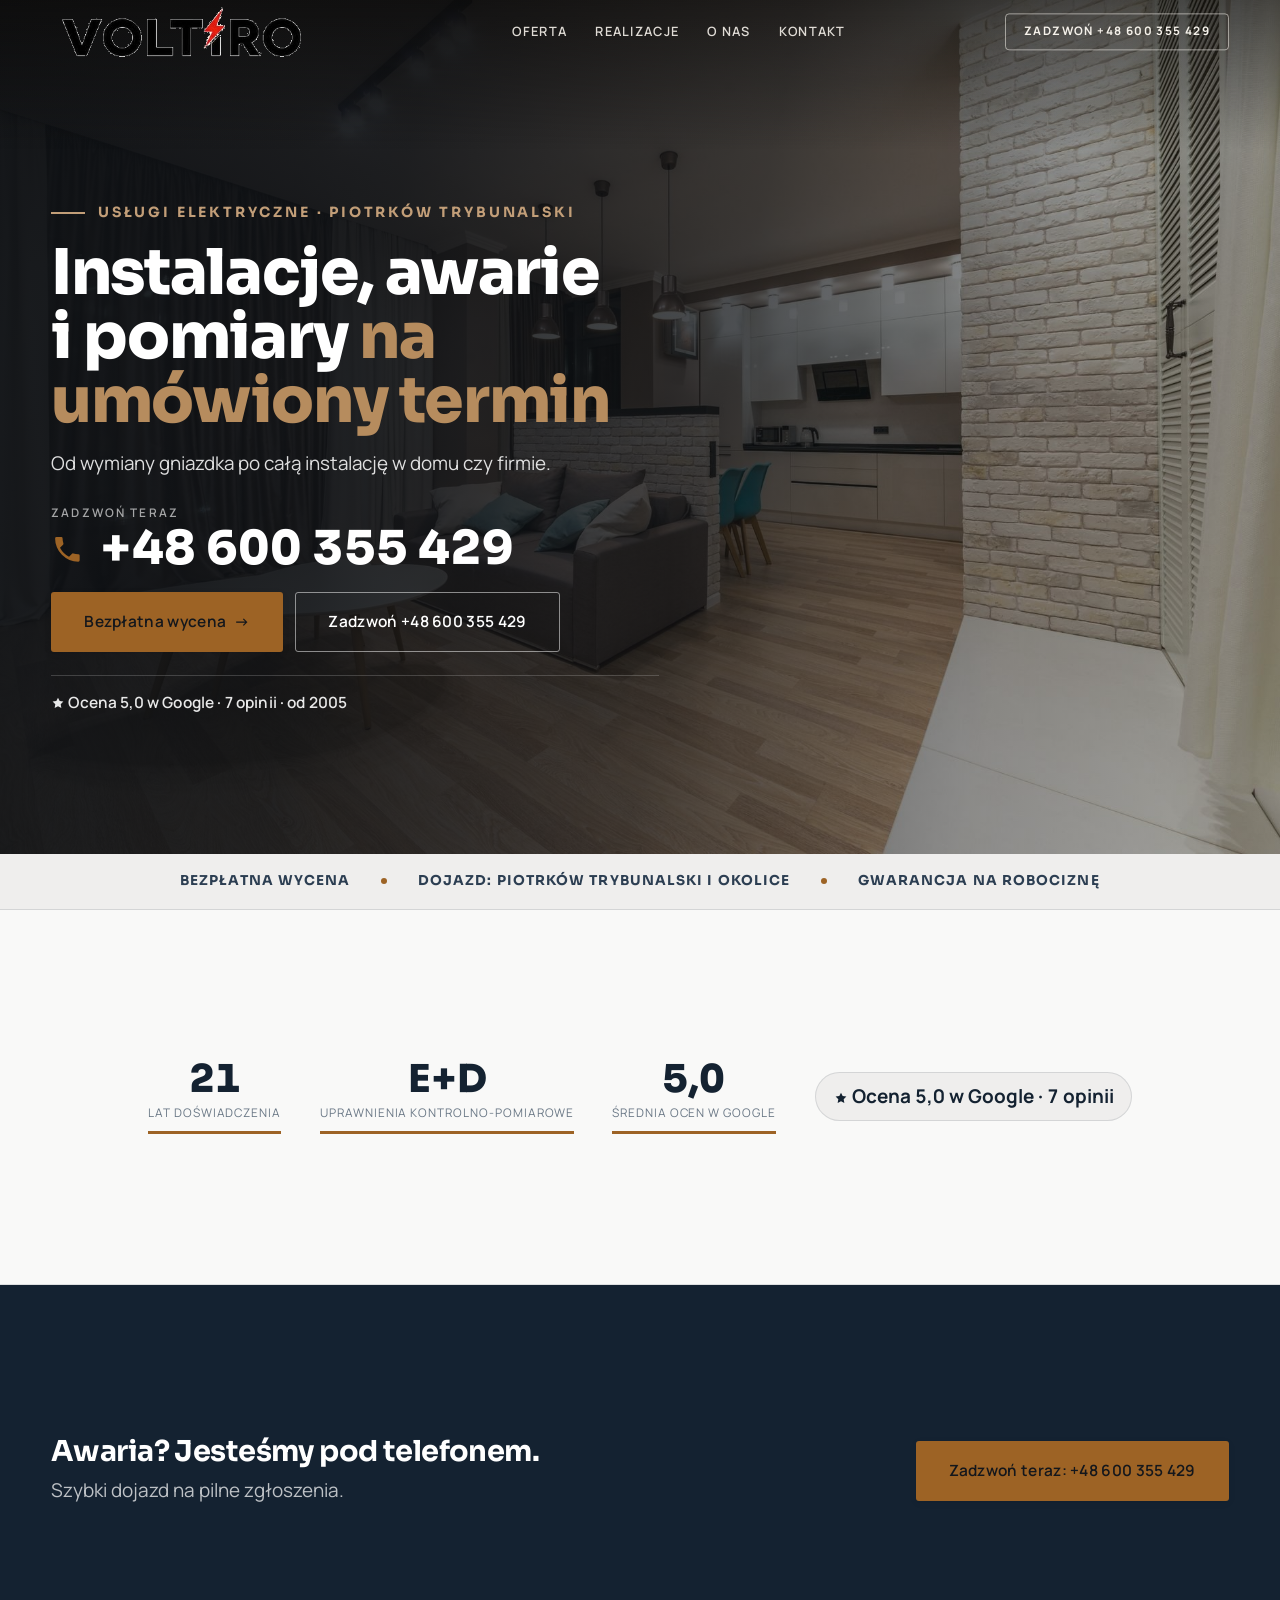
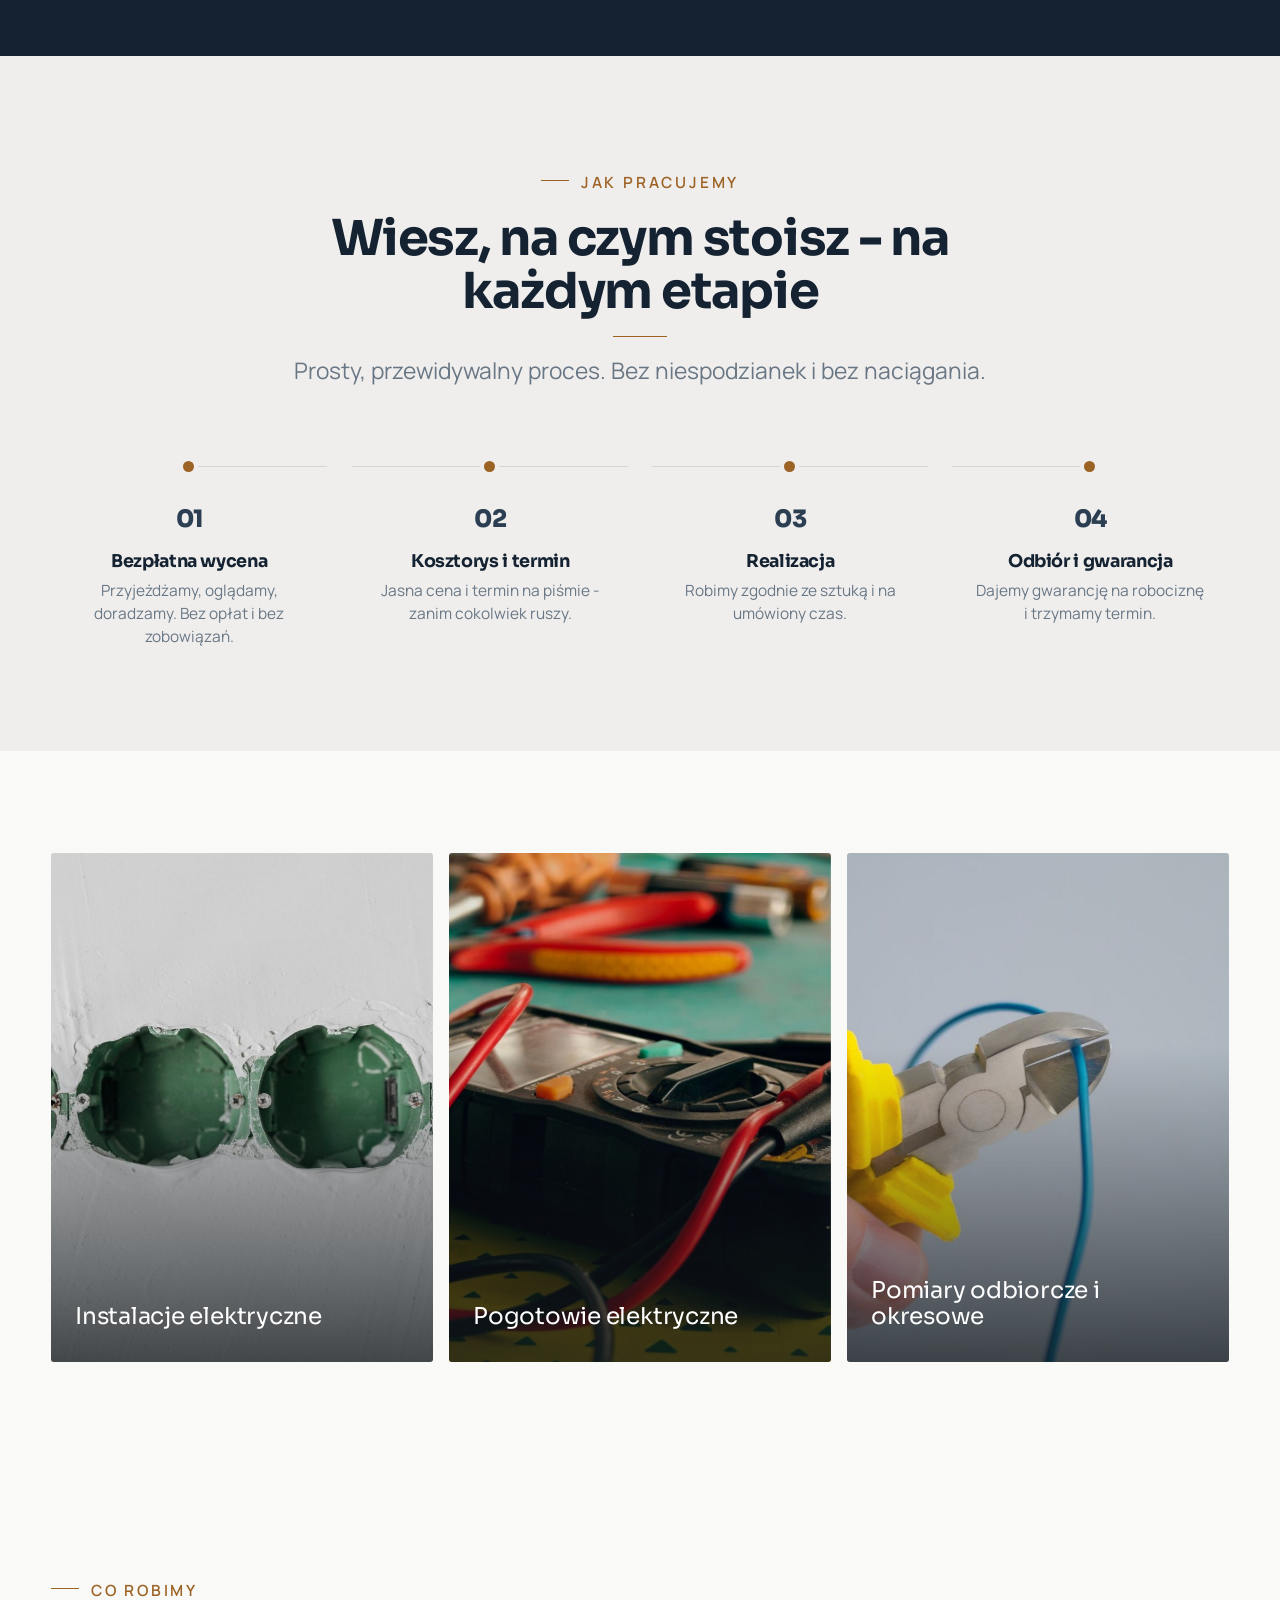
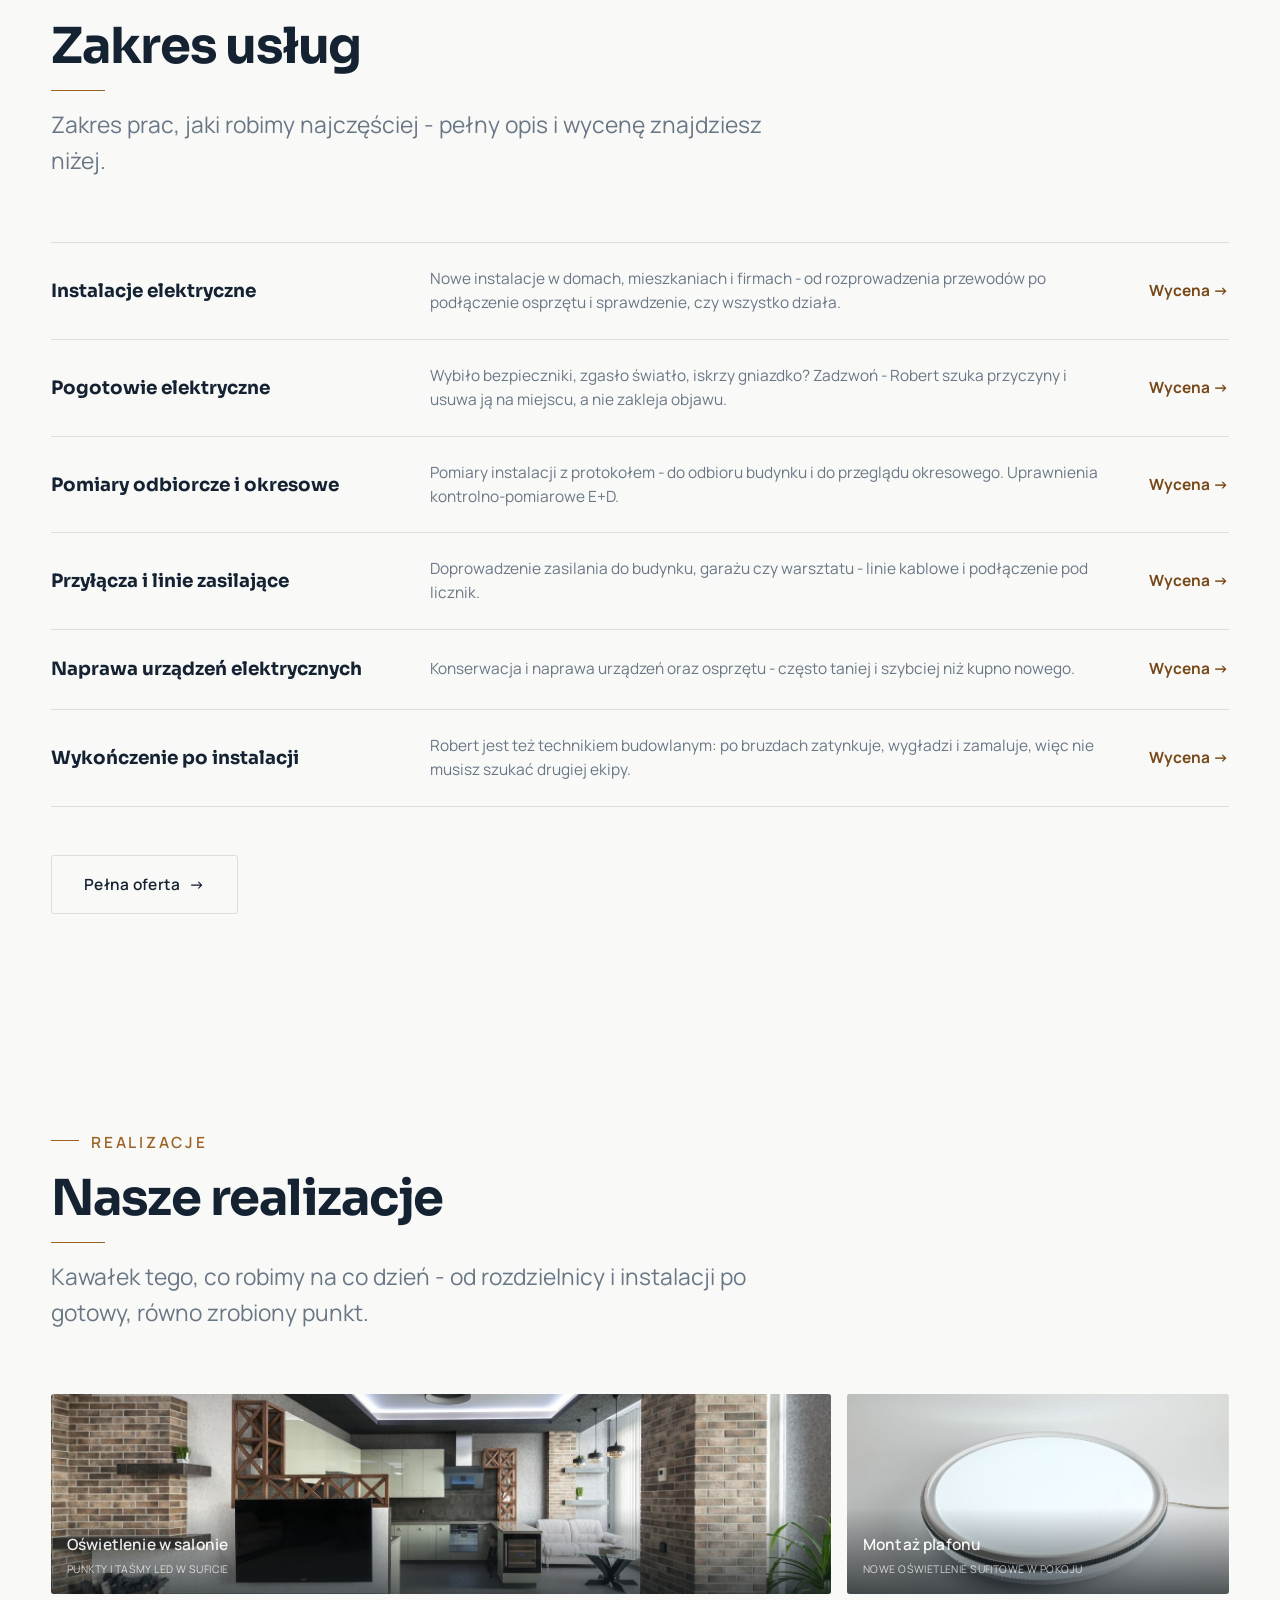
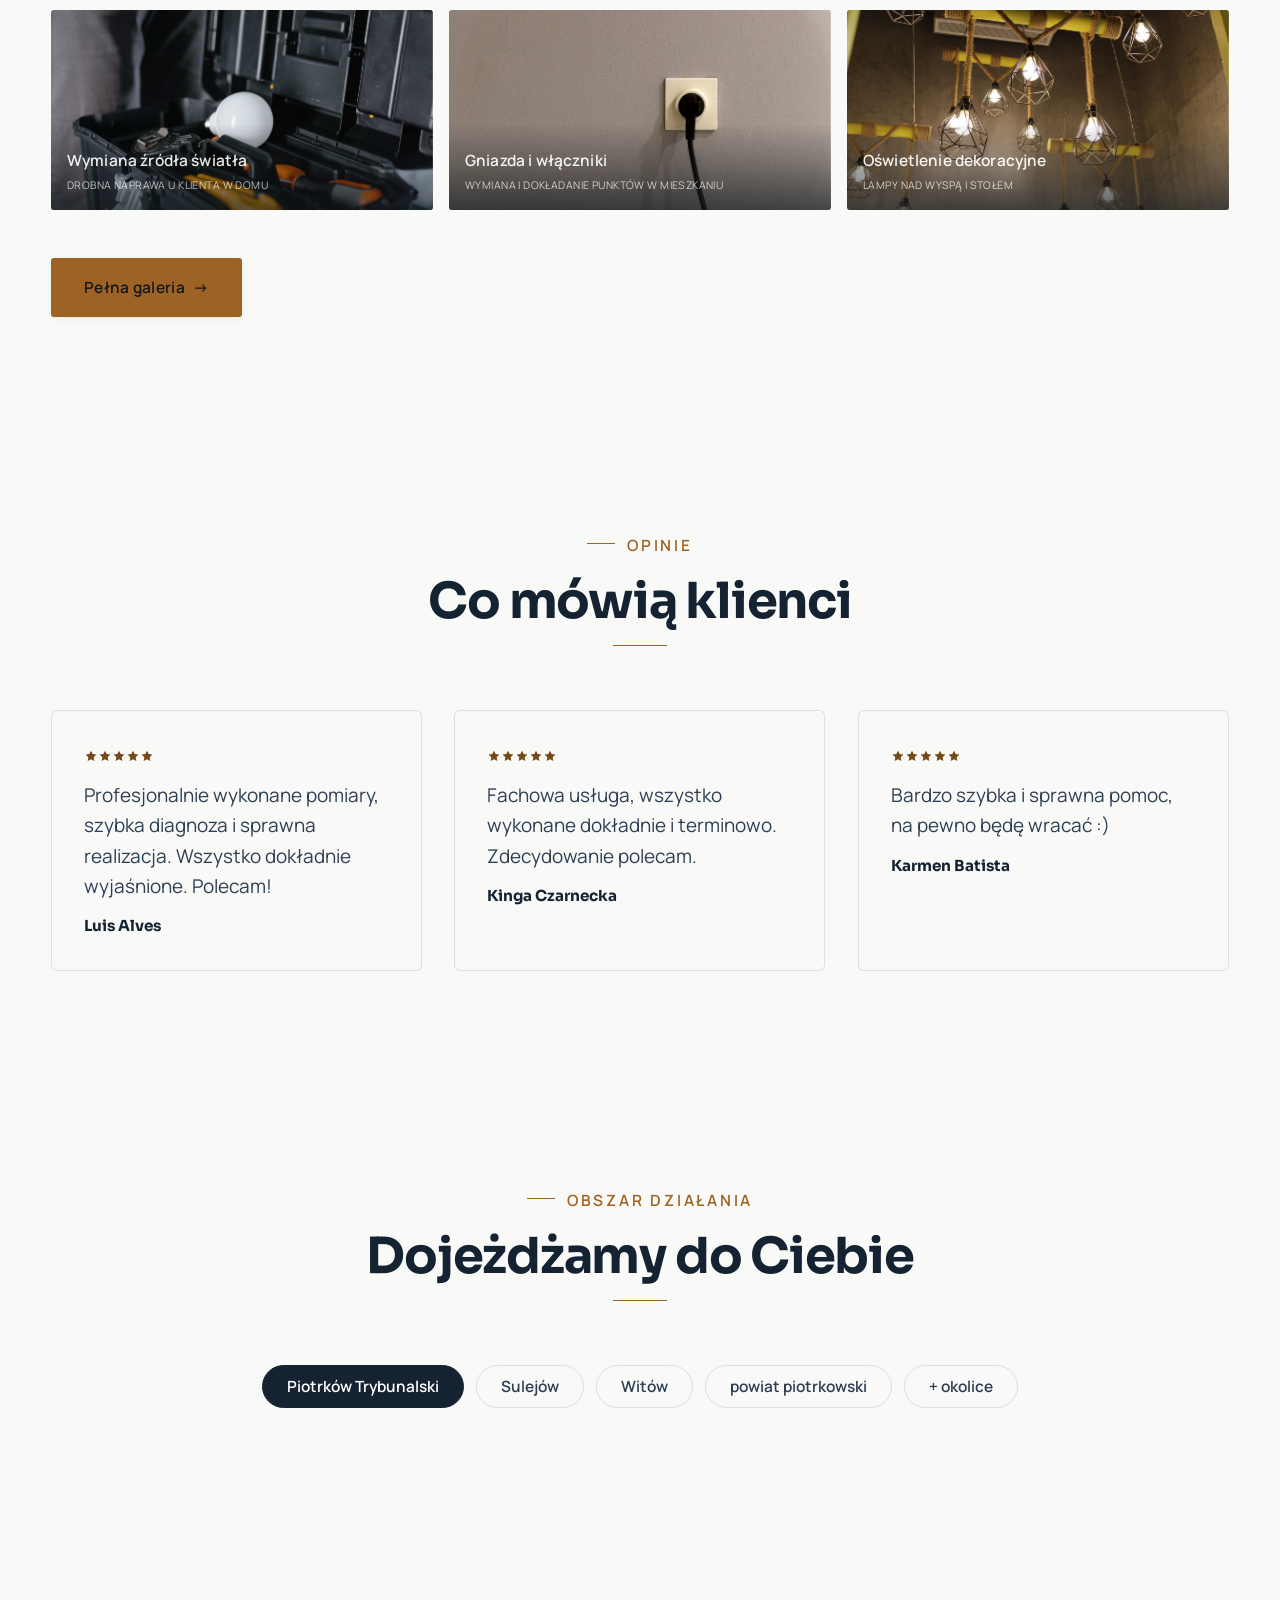
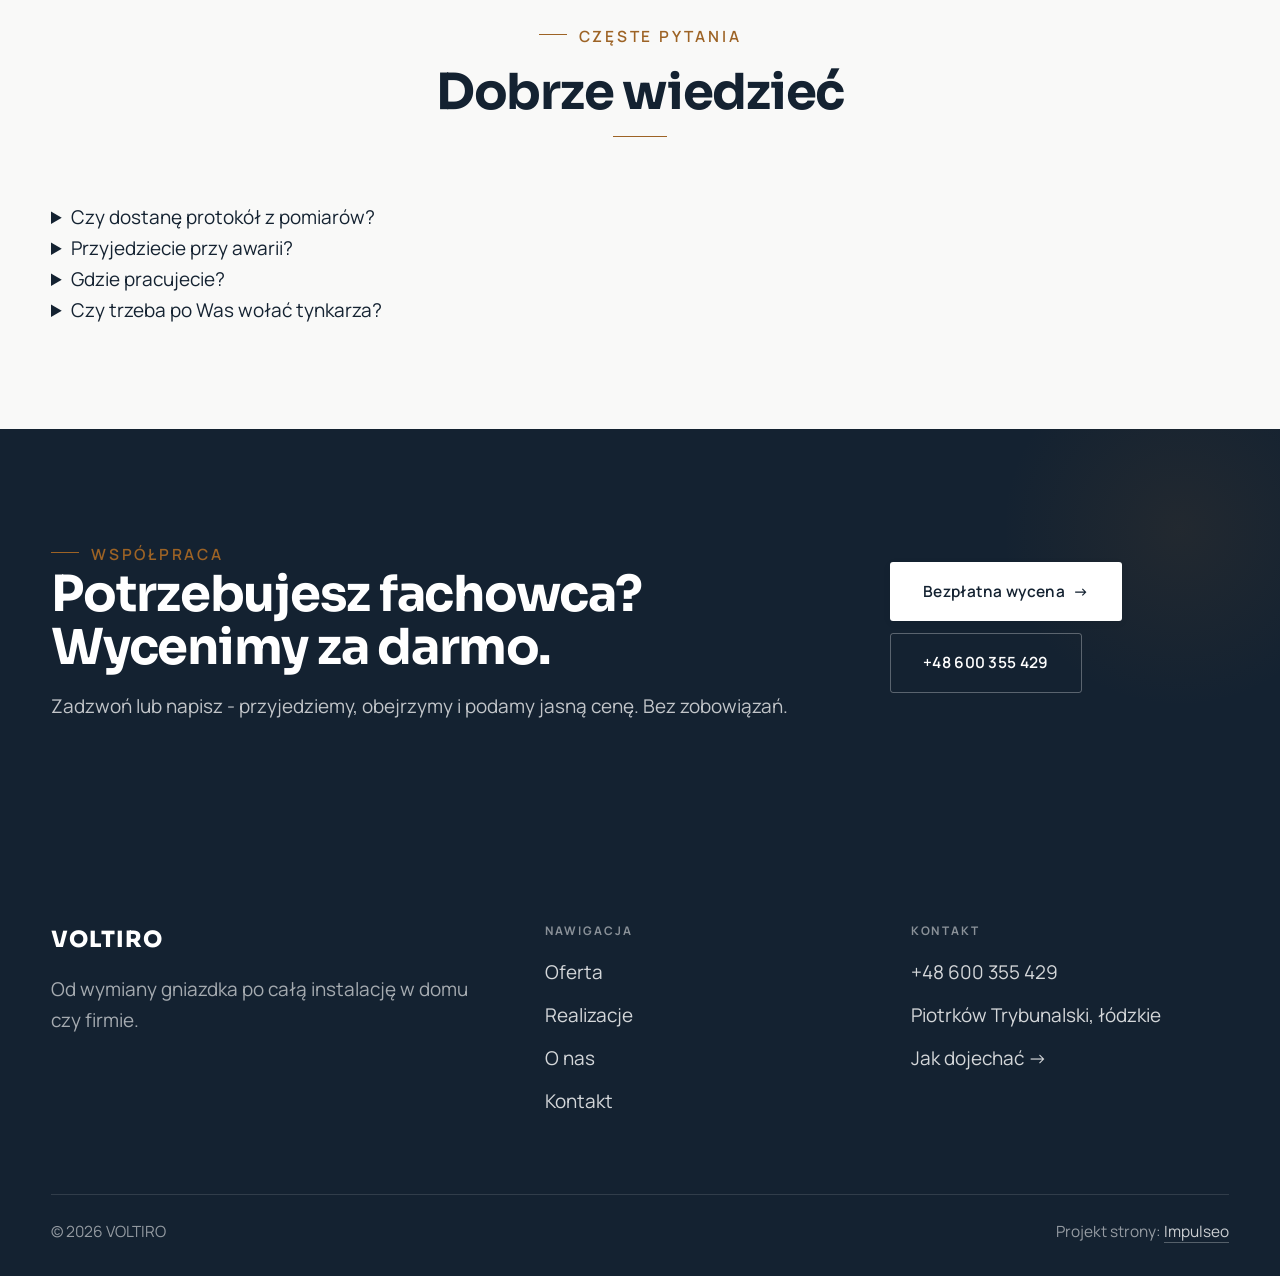
<file: index.html>
<!DOCTYPE html>
<html lang="pl">
<head>
<meta charset="UTF-8">
<meta name="viewport" content="width=device-width, initial-scale=1.0">
<title>VOLTIRO - Elektryk · Piotrków Trybunalski</title>
<meta name="description" content="VOLTIRO - usługi elektryczne, Piotrków Trybunalski i okolice. Instalacje, przyłącza, rozdzielnice, naprawa usterek i awarii, montaż oświetlenia i osprzętu. Pomiary i uprawnienia, wycena przed pracą, sprawny dojazd. Zadzwoń i umów termin.">
<link rel="preconnect" href="https://fonts.googleapis.com">
<link rel="preconnect" href="https://fonts.gstatic.com" crossorigin>
<link href="https://fonts.googleapis.com/css2?family=Sora:wght@600;700;800&family=Manrope:wght@400;500;600&display=swap" rel="stylesheet">
<link rel="stylesheet" href="assets/styles.css">
</head>
<body>

<header class="nav">
  <div class="wrap nav-inner">
    <a class="brand brand-has-logo" href="index.html"><img class="brand-logo" src="img/logo.png" alt="VOLTIRO"></a>
    <nav class="nav-links">
      <a href="oferta.html">Oferta</a>
      <a href="realizacje.html">Realizacje</a>
      <a href="o-nas.html">O nas</a>
      <a href="kontakt.html">Kontakt</a>
      <a href="tel:+48600355429" class="btn btn-accent">Zadzwoń +48 600 355 429</a>
    </nav>
    <button class="nav-toggle" aria-label="Menu"><span></span><span></span><span></span></button>
  </div>
</header>

<section class="hero-fach">
  <img class="hf-photo" src="img/hero.jpg" fetchpriority="high" alt="VOLTIRO">
  <div class="hf-panel">
    <div class="hf-inner">
      <span class="hf-kicker">Usługi elektryczne · Piotrków Trybunalski</span>
      <h1 class="hf-title">Instalacje, awarie i pomiary <em>na umówiony termin</em></h1>
      <p class="hf-lead">Od wymiany gniazdka po całą instalację w domu czy firmie.</p>
      <a class="hf-phone" href="tel:+48600355429"><span class="hf-phone-lab">Zadzwoń teraz</span><span class="hf-phone-num"><svg class="ico-tel" width="16" height="16" viewBox="0 0 24 24" fill="none" aria-hidden="true"><path d="M6.6 10.8a15.5 15.5 0 0 0 6.6 6.6l2.2-2.2a1 1 0 0 1 1-.24 11.4 11.4 0 0 0 3.6.58 1 1 0 0 1 1 1V20a1 1 0 0 1-1 1A17 17 0 0 1 3 4a1 1 0 0 1 1-1h3.5a1 1 0 0 1 1 1c0 1.25.2 2.46.58 3.6a1 1 0 0 1-.25 1l-2.23 2.2Z" fill="currentColor"/></svg> +48 600 355 429</span></a>
      <div class="hf-actions">
        <a href="kontakt.html" class="btn btn-accent">Bezpłatna wycena <span class="arr">→</span></a>
        <a href="tel:+48600355429" class="btn btn-ghost hf-ghost">Zadzwoń +48 600 355 429</a>
      </div>
      <div class="hf-trust"><svg class="ico-star" width="14" height="14" viewBox="0 0 24 24" style="vertical-align:-2px" aria-hidden="true"><path d="M12 2.8l2.85 5.8 6.4.93-4.63 4.5 1.1 6.37L12 17.4l-5.72 3 1.1-6.37-4.63-4.5 6.4-.93L12 2.8Z" fill="currentColor"/></svg> Ocena 5,0 w Google · 7 opinii · od 2005</div>
    </div>
  </div>
</section>
<section class="fach-promise">
  <div class="wrap">
    <ul class="fp-row reveal"><li>Bezpłatna wycena</li><li>Dojazd: Piotrków Trybunalski i okolice</li><li>Gwarancja na robociznę</li></ul>
  </div>
</section>
<section class="trust-bar">
  <div class="wrap">
    <div class="tb-stats">
      <div class="tb-stat reveal"><span class="tb-num">21</span><span class="tb-lab">lat doświadczenia</span></div>
      <div class="tb-stat reveal"><span class="tb-num">E+D</span><span class="tb-lab">uprawnienia kontrolno-pomiarowe</span></div>
      <div class="tb-stat reveal"><span class="tb-num">5,0</span><span class="tb-lab">średnia ocen w Google</span></div>
    </div>
    <div class="tb-google reveal"><svg class="ico-star" width="14" height="14" viewBox="0 0 24 24" style="vertical-align:-2px" aria-hidden="true"><path d="M12 2.8l2.85 5.8 6.4.93-4.63 4.5 1.1 6.37L12 17.4l-5.72 3 1.1-6.37-4.63-4.5 6.4-.93L12 2.8Z" fill="currentColor"/></svg> Ocena 5,0 w Google · 7 opinii</div>
  </div>
</section>
<section class="awaria">
  <div class="wrap">
      <div class="reveal">
        <h3>Awaria? Jesteśmy pod telefonem.</h3>
        <p>Szybki dojazd na pilne zgłoszenia.</p>
      </div>
      <a class="btn btn-accent" href="tel:+48600355429">Zadzwoń teraz: +48 600 355 429</a>
  </div>
</section>
<section class="proces fachowcy">
  <div class="wrap">
    <div class="head center reveal">
      <span class="eyebrow">Jak pracujemy</span>
      <h2>Wiesz, na czym stoisz - na każdym etapie</h2>
      <p>Prosty, przewidywalny proces. Bez niespodzianek i bez naciągania.</p>
    </div>
    <ol class="proces-line">
      <li class="reveal"><span class="pno">01</span><h3>Bezpłatna wycena</h3><p>Przyjeżdżamy, oglądamy, doradzamy. Bez opłat i bez zobowiązań.</p></li>
      <li class="reveal"><span class="pno">02</span><h3>Kosztorys i termin</h3><p>Jasna cena i termin na piśmie - zanim cokolwiek ruszy.</p></li>
      <li class="reveal"><span class="pno">03</span><h3>Realizacja</h3><p>Robimy zgodnie ze sztuką i na umówiony czas.</p></li>
      <li class="reveal"><span class="pno">04</span><h3>Odbiór i gwarancja</h3><p>Dajemy gwarancję na robociznę i trzymamy termin.</p></li>
    </ol>
  </div>
</section>
<section class="gateways-band">
  <div class="wrap">
    <div class="gateways">
      <a href="oferta.html" class="gateway reveal"><img src="img/g1.jpg" alt="Instalacje elektryczne" loading="lazy"><span class="g-ttl">Instalacje elektryczne</span></a>
      <a href="oferta.html" class="gateway reveal"><img src="img/g2.jpg" alt="Pogotowie elektryczne" loading="lazy"><span class="g-ttl">Pogotowie elektryczne</span></a>
      <a href="oferta.html" class="gateway reveal"><img src="img/g3.jpg" alt="Pomiary odbiorcze i okresowe" loading="lazy"><span class="g-ttl">Pomiary odbiorcze i okresowe</span></a>
    </div>
  </div>
</section>
<section class="fach-uslugi">
  <div class="wrap">
    <div class="head reveal">
      <span class="eyebrow">Co robimy</span>
      <h2>Zakres usług</h2>
      <p>Zakres prac, jaki robimy najczęściej - pełny opis i wycenę znajdziesz niżej.</p>
    </div>
    <ul class="fu-list">
      <li class="fu-row reveal"><div class="fu-name">Instalacje elektryczne</div><div class="fu-desc">Nowe instalacje w domach, mieszkaniach i firmach - od rozprowadzenia przewodów po podłączenie osprzętu i sprawdzenie, czy wszystko działa.</div><a class="fu-cta" href="kontakt.html">Wycena <span class="arr">→</span></a></li>
      <li class="fu-row reveal"><div class="fu-name">Pogotowie elektryczne</div><div class="fu-desc">Wybiło bezpieczniki, zgasło światło, iskrzy gniazdko? Zadzwoń - Robert szuka przyczyny i usuwa ją na miejscu, a nie zakleja objawu.</div><a class="fu-cta" href="kontakt.html">Wycena <span class="arr">→</span></a></li>
      <li class="fu-row reveal"><div class="fu-name">Pomiary odbiorcze i okresowe</div><div class="fu-desc">Pomiary instalacji z protokołem - do odbioru budynku i do przeglądu okresowego. Uprawnienia kontrolno-pomiarowe E+D.</div><a class="fu-cta" href="kontakt.html">Wycena <span class="arr">→</span></a></li>
      <li class="fu-row reveal"><div class="fu-name">Przyłącza i linie zasilające</div><div class="fu-desc">Doprowadzenie zasilania do budynku, garażu czy warsztatu - linie kablowe i podłączenie pod licznik.</div><a class="fu-cta" href="kontakt.html">Wycena <span class="arr">→</span></a></li>
      <li class="fu-row reveal"><div class="fu-name">Naprawa urządzeń elektrycznych</div><div class="fu-desc">Konserwacja i naprawa urządzeń oraz osprzętu - często taniej i szybciej niż kupno nowego.</div><a class="fu-cta" href="kontakt.html">Wycena <span class="arr">→</span></a></li>
      <li class="fu-row reveal"><div class="fu-name">Wykończenie po instalacji</div><div class="fu-desc">Robert jest też technikiem budowlanym: po bruzdach zatynkuje, wygładzi i zamaluje, więc nie musisz szukać drugiej ekipy.</div><a class="fu-cta" href="kontakt.html">Wycena <span class="arr">→</span></a></li>
    </ul>
    <div style="margin-top:var(--space-7)" class="reveal"><a href="oferta.html" class="btn btn-ghost">Pełna oferta <span class="arr">→</span></a></div>
  </div>
</section>
<section>
  <div class="wrap">
    <div class="head reveal">
      <span class="eyebrow">Realizacje</span>
      <h2>Nasze realizacje</h2>
      <p>Kawałek tego, co robimy na co dzień - od rozdzielnicy i instalacji po gotowy, równo zrobiony punkt.</p>
    </div>
    <div class="gallery">
      <div class="tile t-two3 reveal"><img src="img/g4.jpg" alt="Oświetlenie w salonie" loading="lazy"><div class="cap">Oświetlenie w salonie<small>Punkty i taśmy LED w suficie</small></div></div>
      <div class="tile t-third reveal"><img src="img/g5.jpg" alt="Montaż plafonu" loading="lazy"><div class="cap">Montaż plafonu<small>Nowe oświetlenie sufitowe w pokoju</small></div></div>
      <div class="tile t-third reveal"><img src="img/g6.jpg" alt="Wymiana źródła światła" loading="lazy"><div class="cap">Wymiana źródła światła<small>Drobna naprawa u klienta w domu</small></div></div>
      <div class="tile t-third reveal"><img src="img/g7.jpg" alt="Gniazda i włączniki" loading="lazy"><div class="cap">Gniazda i włączniki<small>Wymiana i dokładanie punktów w mieszkaniu</small></div></div>
      <div class="tile t-third reveal"><img src="img/g8.jpg" alt="Oświetlenie dekoracyjne" loading="lazy"><div class="cap">Oświetlenie dekoracyjne<small>Lampy nad wyspą i stołem</small></div></div>
    </div>
    <div style="margin-top:var(--space-7)" class="reveal"><a href="realizacje.html" class="btn btn-accent">Pełna galeria <span class="arr">→</span></a></div>
  </div>
</section>
<section class="opinie">
  <div class="wrap">
    <div class="head center reveal">
      <span class="eyebrow">Opinie</span>
      <h2>Co mówią klienci</h2>
    </div>
    <div class="opinie-grid">
      <figure class="op-card reveal"><span class="op-star"><svg class="ico-star" width="14" height="14" viewBox="0 0 24 24" style="vertical-align:-2px" aria-hidden="true"><path d="M12 2.8l2.85 5.8 6.4.93-4.63 4.5 1.1 6.37L12 17.4l-5.72 3 1.1-6.37-4.63-4.5 6.4-.93L12 2.8Z" fill="currentColor"/></svg><svg class="ico-star" width="14" height="14" viewBox="0 0 24 24" style="vertical-align:-2px" aria-hidden="true"><path d="M12 2.8l2.85 5.8 6.4.93-4.63 4.5 1.1 6.37L12 17.4l-5.72 3 1.1-6.37-4.63-4.5 6.4-.93L12 2.8Z" fill="currentColor"/></svg><svg class="ico-star" width="14" height="14" viewBox="0 0 24 24" style="vertical-align:-2px" aria-hidden="true"><path d="M12 2.8l2.85 5.8 6.4.93-4.63 4.5 1.1 6.37L12 17.4l-5.72 3 1.1-6.37-4.63-4.5 6.4-.93L12 2.8Z" fill="currentColor"/></svg><svg class="ico-star" width="14" height="14" viewBox="0 0 24 24" style="vertical-align:-2px" aria-hidden="true"><path d="M12 2.8l2.85 5.8 6.4.93-4.63 4.5 1.1 6.37L12 17.4l-5.72 3 1.1-6.37-4.63-4.5 6.4-.93L12 2.8Z" fill="currentColor"/></svg><svg class="ico-star" width="14" height="14" viewBox="0 0 24 24" style="vertical-align:-2px" aria-hidden="true"><path d="M12 2.8l2.85 5.8 6.4.93-4.63 4.5 1.1 6.37L12 17.4l-5.72 3 1.1-6.37-4.63-4.5 6.4-.93L12 2.8Z" fill="currentColor"/></svg></span><blockquote>Profesjonalnie wykonane pomiary, szybka diagnoza i sprawna realizacja. Wszystko dokładnie wyjaśnione. Polecam!</blockquote><span class="op-autor">Luis Alves</span></figure>
      <figure class="op-card reveal"><span class="op-star"><svg class="ico-star" width="14" height="14" viewBox="0 0 24 24" style="vertical-align:-2px" aria-hidden="true"><path d="M12 2.8l2.85 5.8 6.4.93-4.63 4.5 1.1 6.37L12 17.4l-5.72 3 1.1-6.37-4.63-4.5 6.4-.93L12 2.8Z" fill="currentColor"/></svg><svg class="ico-star" width="14" height="14" viewBox="0 0 24 24" style="vertical-align:-2px" aria-hidden="true"><path d="M12 2.8l2.85 5.8 6.4.93-4.63 4.5 1.1 6.37L12 17.4l-5.72 3 1.1-6.37-4.63-4.5 6.4-.93L12 2.8Z" fill="currentColor"/></svg><svg class="ico-star" width="14" height="14" viewBox="0 0 24 24" style="vertical-align:-2px" aria-hidden="true"><path d="M12 2.8l2.85 5.8 6.4.93-4.63 4.5 1.1 6.37L12 17.4l-5.72 3 1.1-6.37-4.63-4.5 6.4-.93L12 2.8Z" fill="currentColor"/></svg><svg class="ico-star" width="14" height="14" viewBox="0 0 24 24" style="vertical-align:-2px" aria-hidden="true"><path d="M12 2.8l2.85 5.8 6.4.93-4.63 4.5 1.1 6.37L12 17.4l-5.72 3 1.1-6.37-4.63-4.5 6.4-.93L12 2.8Z" fill="currentColor"/></svg><svg class="ico-star" width="14" height="14" viewBox="0 0 24 24" style="vertical-align:-2px" aria-hidden="true"><path d="M12 2.8l2.85 5.8 6.4.93-4.63 4.5 1.1 6.37L12 17.4l-5.72 3 1.1-6.37-4.63-4.5 6.4-.93L12 2.8Z" fill="currentColor"/></svg></span><blockquote>Fachowa usługa, wszystko wykonane dokładnie i terminowo. Zdecydowanie polecam.</blockquote><span class="op-autor">Kinga Czarnecka</span></figure>
      <figure class="op-card reveal"><span class="op-star"><svg class="ico-star" width="14" height="14" viewBox="0 0 24 24" style="vertical-align:-2px" aria-hidden="true"><path d="M12 2.8l2.85 5.8 6.4.93-4.63 4.5 1.1 6.37L12 17.4l-5.72 3 1.1-6.37-4.63-4.5 6.4-.93L12 2.8Z" fill="currentColor"/></svg><svg class="ico-star" width="14" height="14" viewBox="0 0 24 24" style="vertical-align:-2px" aria-hidden="true"><path d="M12 2.8l2.85 5.8 6.4.93-4.63 4.5 1.1 6.37L12 17.4l-5.72 3 1.1-6.37-4.63-4.5 6.4-.93L12 2.8Z" fill="currentColor"/></svg><svg class="ico-star" width="14" height="14" viewBox="0 0 24 24" style="vertical-align:-2px" aria-hidden="true"><path d="M12 2.8l2.85 5.8 6.4.93-4.63 4.5 1.1 6.37L12 17.4l-5.72 3 1.1-6.37-4.63-4.5 6.4-.93L12 2.8Z" fill="currentColor"/></svg><svg class="ico-star" width="14" height="14" viewBox="0 0 24 24" style="vertical-align:-2px" aria-hidden="true"><path d="M12 2.8l2.85 5.8 6.4.93-4.63 4.5 1.1 6.37L12 17.4l-5.72 3 1.1-6.37-4.63-4.5 6.4-.93L12 2.8Z" fill="currentColor"/></svg><svg class="ico-star" width="14" height="14" viewBox="0 0 24 24" style="vertical-align:-2px" aria-hidden="true"><path d="M12 2.8l2.85 5.8 6.4.93-4.63 4.5 1.1 6.37L12 17.4l-5.72 3 1.1-6.37-4.63-4.5 6.4-.93L12 2.8Z" fill="currentColor"/></svg></span><blockquote>Bardzo szybka i sprawna pomoc, na pewno będę wracać :)</blockquote><span class="op-autor">Karmen Batista</span></figure>
    </div>
  </div>
</section>
<section class="obszar">
  <div class="wrap">
    <div class="head center reveal">
      <span class="eyebrow">Obszar działania</span>
      <h2>Dojeżdżamy do Ciebie</h2>
    </div>
    <ul class="obszar-list reveal"><li class="is-home">Piotrków Trybunalski</li><li>Sulejów</li><li>Witów</li><li>powiat piotrkowski</li><li>+ okolice</li></ul>
  </div>
</section>
<section class="faq-klinika">
  <div class="wrap">
    <div class="head center reveal">
      <span class="eyebrow">Częste pytania</span>
      <h2>Dobrze wiedzieć</h2>
    </div>
    <div class="faq-list">
      <details class="faq-item reveal"><summary>Czy dostanę protokół z pomiarów?</summary><p>Tak. Po pomiarach odbiorczych i okresowych wystawiamy protokół - Robert ma uprawnienia kontrolno-pomiarowe E+D.</p></details>
      <details class="faq-item reveal"><summary>Przyjedziecie przy awarii?</summary><p>Tak, awarie traktujemy priorytetowo. Zadzwoń pod 600 355 429, umówimy dojazd najszybciej jak się da.</p></details>
      <details class="faq-item reveal"><summary>Gdzie pracujecie?</summary><p>Piotrków Trybunalski, Sulejów, Witów i okolice - cały powiat piotrkowski.</p></details>
      <details class="faq-item reveal"><summary>Czy trzeba po Was wołać tynkarza?</summary><p>Nie. Robert jest technikiem budowlanym, więc bruzdy po instalacji zatynkuje i zamaluje w ramach tej samej roboty.</p></details>
    </div>
  </div>
</section>
<section class="cta">
  <div class="wrap">
    <div class="reveal">
      <span class="eyebrow">Współpraca</span>
      <h2>Potrzebujesz fachowca? Wycenimy za darmo.</h2>
      <p>Zadzwoń lub napisz - przyjedziemy, obejrzymy i podamy jasną cenę. Bez zobowiązań.</p>
    </div>
    <div class="cta-actions reveal">
      <a href="kontakt.html" class="btn btn-light">Bezpłatna wycena <span class="arr">→</span></a>
      <a href="tel:+48600355429" class="btn btn-ghost" style="color:#fff;border-color:rgba(255,255,255,.3)">+48 600 355 429</a>
    </div>
  </div>
</section>

<footer>
  <div class="wrap">
    <div class="foot-grid">
      <div class="foot-brand">
        <div class="name">VOLTIRO</div>
        <p>Od wymiany gniazdka po całą instalację w domu czy firmie.</p>
      </div>
      <div class="foot-col">
        <h4>Nawigacja</h4>
        <a href="oferta.html">Oferta</a>
        <a href="realizacje.html">Realizacje</a>
        <a href="o-nas.html">O nas</a>
        <a href="kontakt.html">Kontakt</a>
      </div>
      <div class="foot-col">
        <h4>Kontakt</h4>
        <a href="tel:+48600355429">+48 600 355 429</a>
        <p>Piotrków Trybunalski, łódzkie</p>
        <a href="https://www.google.com/maps?cid=14498389958621263800" target="_blank" rel="noopener">Jak dojechać →</a>
      </div>
    </div>
    <div class="foot-bot">
      <span>© 2026 VOLTIRO</span>
      <span>Projekt strony: <a class="foot-credit" href="https://impulseo.pl" target="_blank" rel="noopener">Impulseo</a></span>
    </div>
  </div>
</footer>
<div class="sticky-call"><a class="sc-call" href="tel:+48600355429"><svg class="ico-tel" width="16" height="16" viewBox="0 0 24 24" fill="none" aria-hidden="true"><path d="M6.6 10.8a15.5 15.5 0 0 0 6.6 6.6l2.2-2.2a1 1 0 0 1 1-.24 11.4 11.4 0 0 0 3.6.58 1 1 0 0 1 1 1V20a1 1 0 0 1-1 1A17 17 0 0 1 3 4a1 1 0 0 1 1-1h3.5a1 1 0 0 1 1 1c0 1.25.2 2.46.58 3.6a1 1 0 0 1-.25 1l-2.23 2.2Z" fill="currentColor"/></svg> Zadzwoń</a><a class="sc-quote" href="kontakt.html">Bezpłatna wycena</a></div>

<script src="assets/main.js"></script>
</body>
</html>
</file>
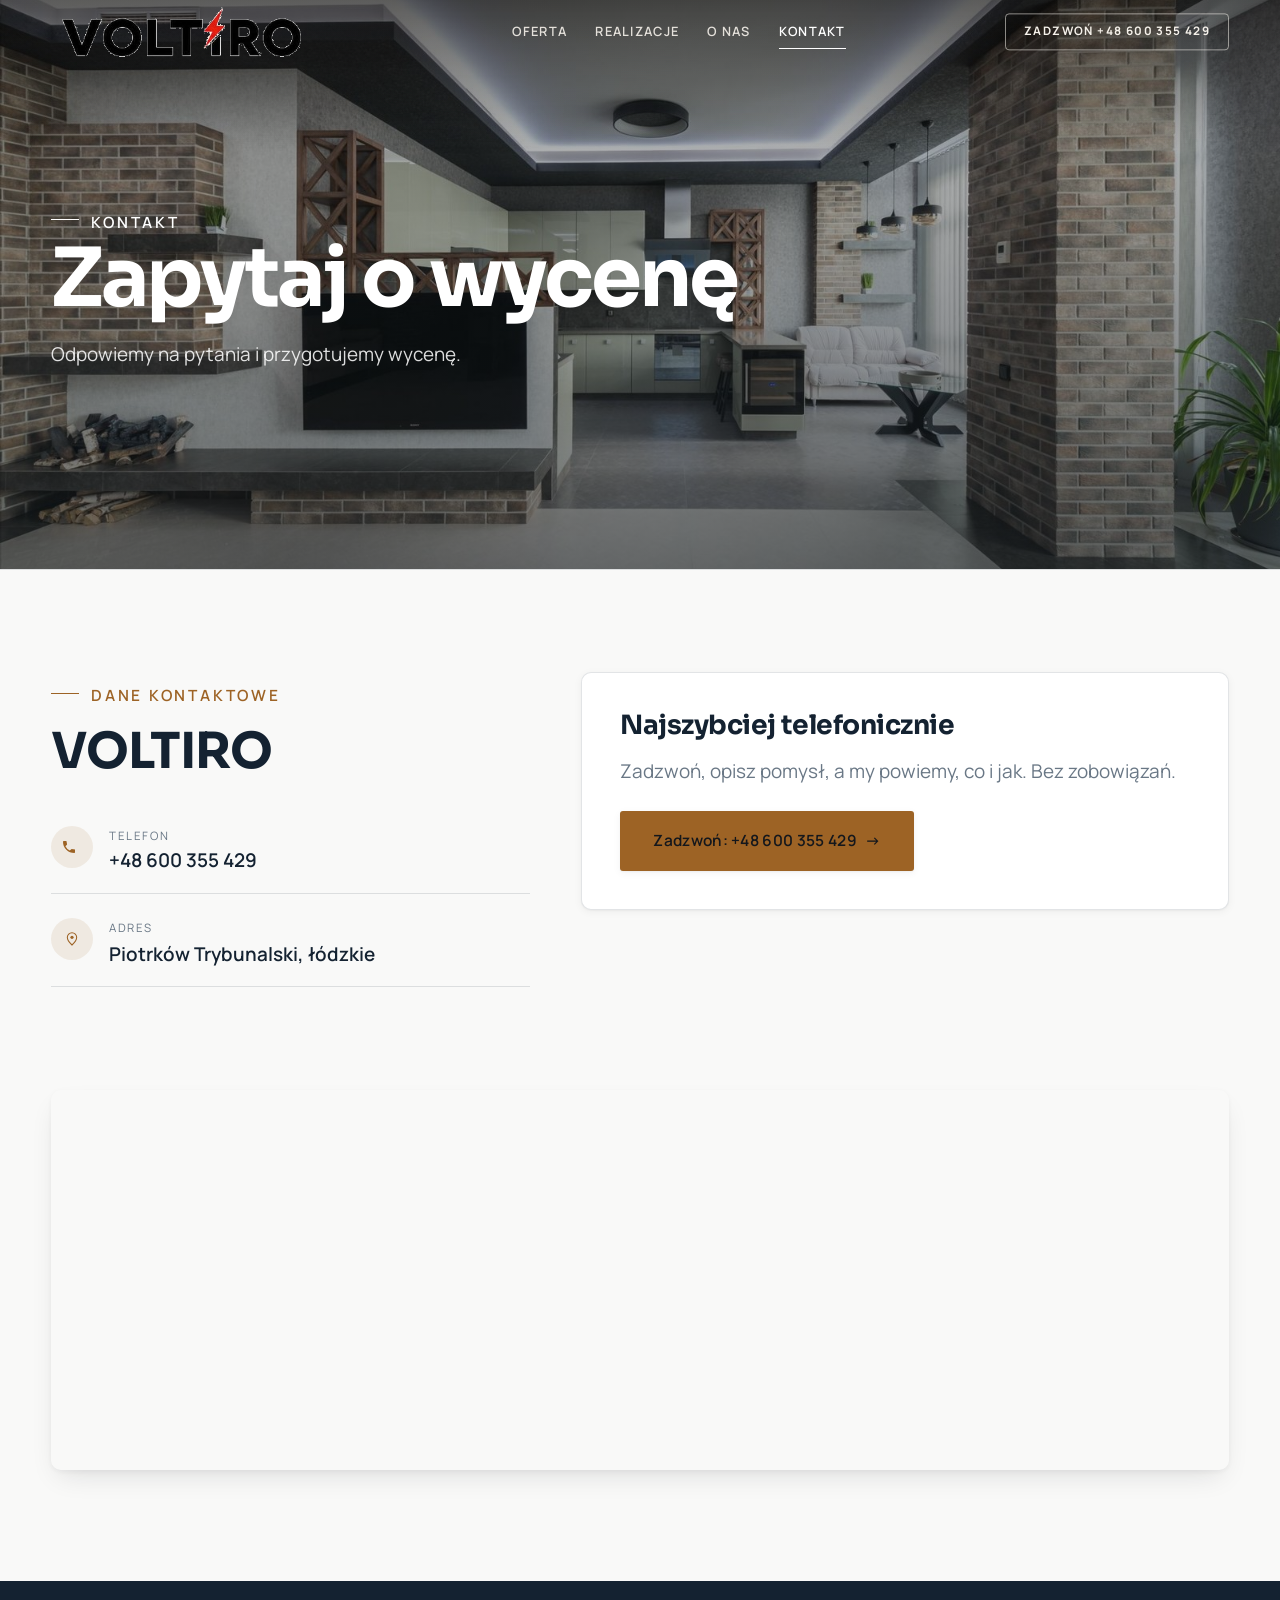
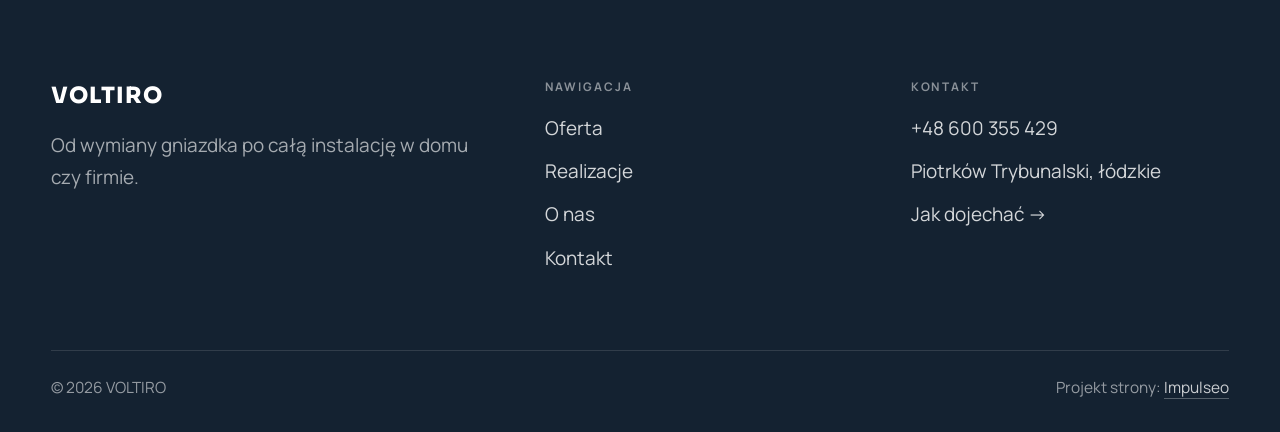
<file: kontakt.html>
<!DOCTYPE html>
<html lang="pl">
<head>
<meta charset="UTF-8">
<meta name="viewport" content="width=device-width, initial-scale=1.0">
<title>Kontakt - VOLTIRO</title>
<meta name="description" content="Kontakt VOLTIRO - Piotrków Trybunalski, łódzkie">
<link rel="preconnect" href="https://fonts.googleapis.com">
<link rel="preconnect" href="https://fonts.gstatic.com" crossorigin>
<link href="https://fonts.googleapis.com/css2?family=Sora:wght@600;700;800&family=Manrope:wght@400;500;600&display=swap" rel="stylesheet">
<link rel="stylesheet" href="assets/styles.css">
</head>
<body>

<header class="nav">
  <div class="wrap nav-inner">
    <a class="brand brand-has-logo" href="index.html"><img class="brand-logo" src="img/logo.png" alt="VOLTIRO"></a>
    <nav class="nav-links">
      <a href="oferta.html">Oferta</a>
      <a href="realizacje.html">Realizacje</a>
      <a href="o-nas.html">O nas</a>
      <a href="kontakt.html" class="active">Kontakt</a>
      <a href="tel:+48600355429" class="btn btn-accent">Zadzwoń +48 600 355 429</a>
    </nav>
    <button class="nav-toggle" aria-label="Menu"><span></span><span></span><span></span></button>
  </div>
</header>

<section class="pagehead">
  <img src="img/g4.jpg" alt="VOLTIRO - Zapytaj o wycenę">
  <div class="wrap">
    <span class="eyebrow">Kontakt</span>
    <h1>Zapytaj o wycenę</h1>
    <p>Odpowiemy na pytania i przygotujemy wycenę.</p>
  </div>
</section>
<section>
  <div class="wrap contact-grid">
    <div class="reveal">
      <span class="eyebrow">Dane kontaktowe</span>
      <h2 style="margin:var(--space-4) 0 var(--space-6)">VOLTIRO</h2>
      <div class="info-list">
        <div class="info-row"><div class="ic"><svg class="ico-tel" width="16" height="16" viewBox="0 0 24 24" fill="none" aria-hidden="true"><path d="M6.6 10.8a15.5 15.5 0 0 0 6.6 6.6l2.2-2.2a1 1 0 0 1 1-.24 11.4 11.4 0 0 0 3.6.58 1 1 0 0 1 1 1V20a1 1 0 0 1-1 1A17 17 0 0 1 3 4a1 1 0 0 1 1-1h3.5a1 1 0 0 1 1 1c0 1.25.2 2.46.58 3.6a1 1 0 0 1-.25 1l-2.23 2.2Z" fill="currentColor"/></svg></div><div><div class="lbl">Telefon</div><a class="val" href="tel:+48600355429">+48 600 355 429</a></div></div>
        <div class="info-row"><div class="ic"><svg class="ico-pin" width="16" height="16" viewBox="0 0 24 24" fill="none" aria-hidden="true"><path d="M12 21s7-6.1 7-11.5A7 7 0 0 0 5 9.5C5 14.9 12 21 12 21Z" stroke="currentColor" stroke-width="1.6" fill="none"/><circle cx="12" cy="9.5" r="2.4" fill="currentColor"/></svg></div><div><div class="lbl">Adres</div><div class="val">Piotrków Trybunalski, łódzkie</div></div></div>
      </div>
    </div>
    <div class="reveal">
      <div class="form">
        <h3 style="margin-bottom:var(--space-4)">Najszybciej telefonicznie</h3>
        <p class="muted" style="margin-bottom:var(--space-5)">Zadzwoń, opisz pomysł, a my powiemy, co i jak. Bez zobowiązań.</p>
        <a href="tel:+48600355429" class="btn btn-accent" style="justify-content:center">Zadzwoń: +48 600 355 429 <span class="arr">→</span></a>
      </div>
    </div>
  </div>
</section>
<section style="padding-top:0">
  <div class="wrap reveal">
    <iframe class="map" title="VOLTIRO - Piotrków Trybunalski" src="https://maps.google.com/maps?q=VOLTIRO%20Piotrk%C3%B3w%20Trybunalski&z=15&output=embed" loading="lazy" referrerpolicy="no-referrer-when-downgrade"></iframe>
  </div>
</section>

<footer>
  <div class="wrap">
    <div class="foot-grid">
      <div class="foot-brand">
        <div class="name">VOLTIRO</div>
        <p>Od wymiany gniazdka po całą instalację w domu czy firmie.</p>
      </div>
      <div class="foot-col">
        <h4>Nawigacja</h4>
        <a href="oferta.html">Oferta</a>
        <a href="realizacje.html">Realizacje</a>
        <a href="o-nas.html">O nas</a>
        <a href="kontakt.html">Kontakt</a>
      </div>
      <div class="foot-col">
        <h4>Kontakt</h4>
        <a href="tel:+48600355429">+48 600 355 429</a>
        <p>Piotrków Trybunalski, łódzkie</p>
        <a href="https://www.google.com/maps?cid=14498389958621263800" target="_blank" rel="noopener">Jak dojechać →</a>
      </div>
    </div>
    <div class="foot-bot">
      <span>© 2026 VOLTIRO</span>
      <span>Projekt strony: <a class="foot-credit" href="https://impulseo.pl" target="_blank" rel="noopener">Impulseo</a></span>
    </div>
  </div>
</footer>
<div class="sticky-call"><a class="sc-call" href="tel:+48600355429"><svg class="ico-tel" width="16" height="16" viewBox="0 0 24 24" fill="none" aria-hidden="true"><path d="M6.6 10.8a15.5 15.5 0 0 0 6.6 6.6l2.2-2.2a1 1 0 0 1 1-.24 11.4 11.4 0 0 0 3.6.58 1 1 0 0 1 1 1V20a1 1 0 0 1-1 1A17 17 0 0 1 3 4a1 1 0 0 1 1-1h3.5a1 1 0 0 1 1 1c0 1.25.2 2.46.58 3.6a1 1 0 0 1-.25 1l-2.23 2.2Z" fill="currentColor"/></svg> Zadzwoń</a><a class="sc-quote" href="kontakt.html">Bezpłatna wycena</a></div>

<script src="assets/main.js"></script>
</body>
</html>
</file>
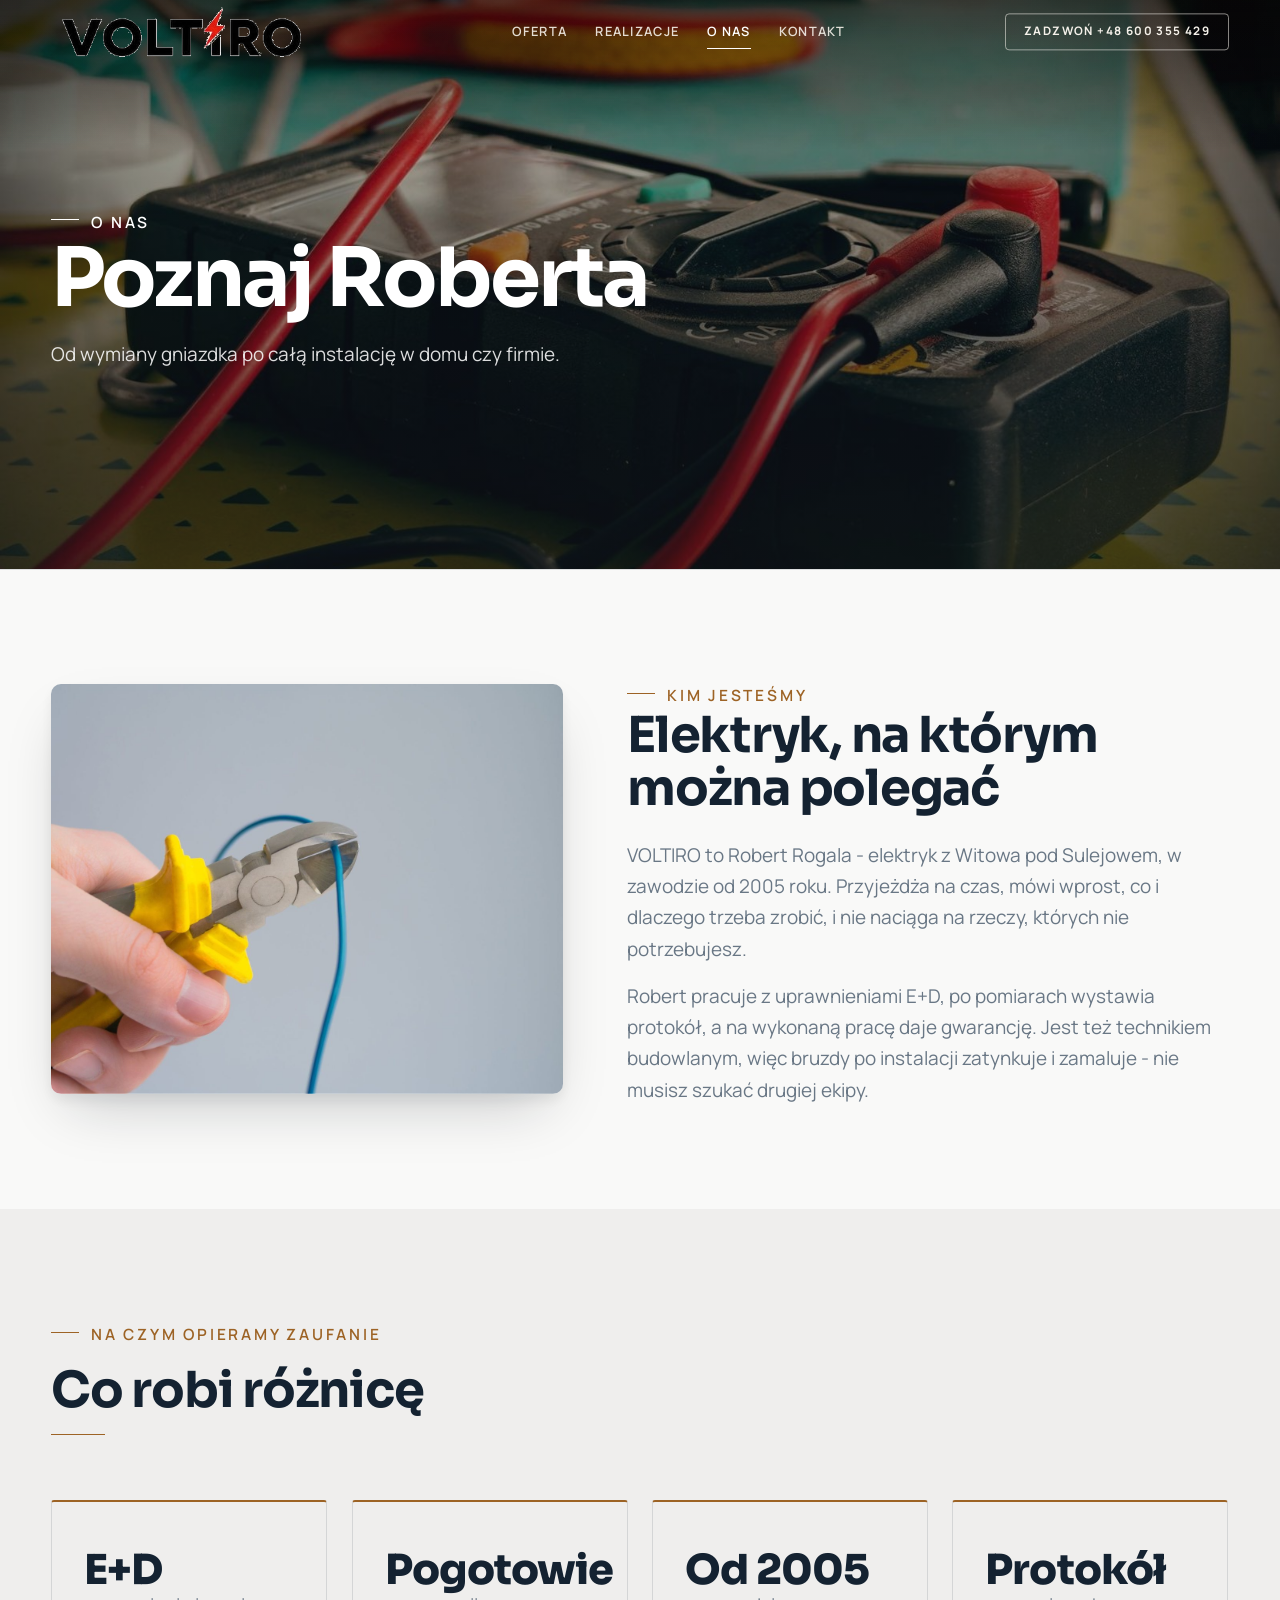
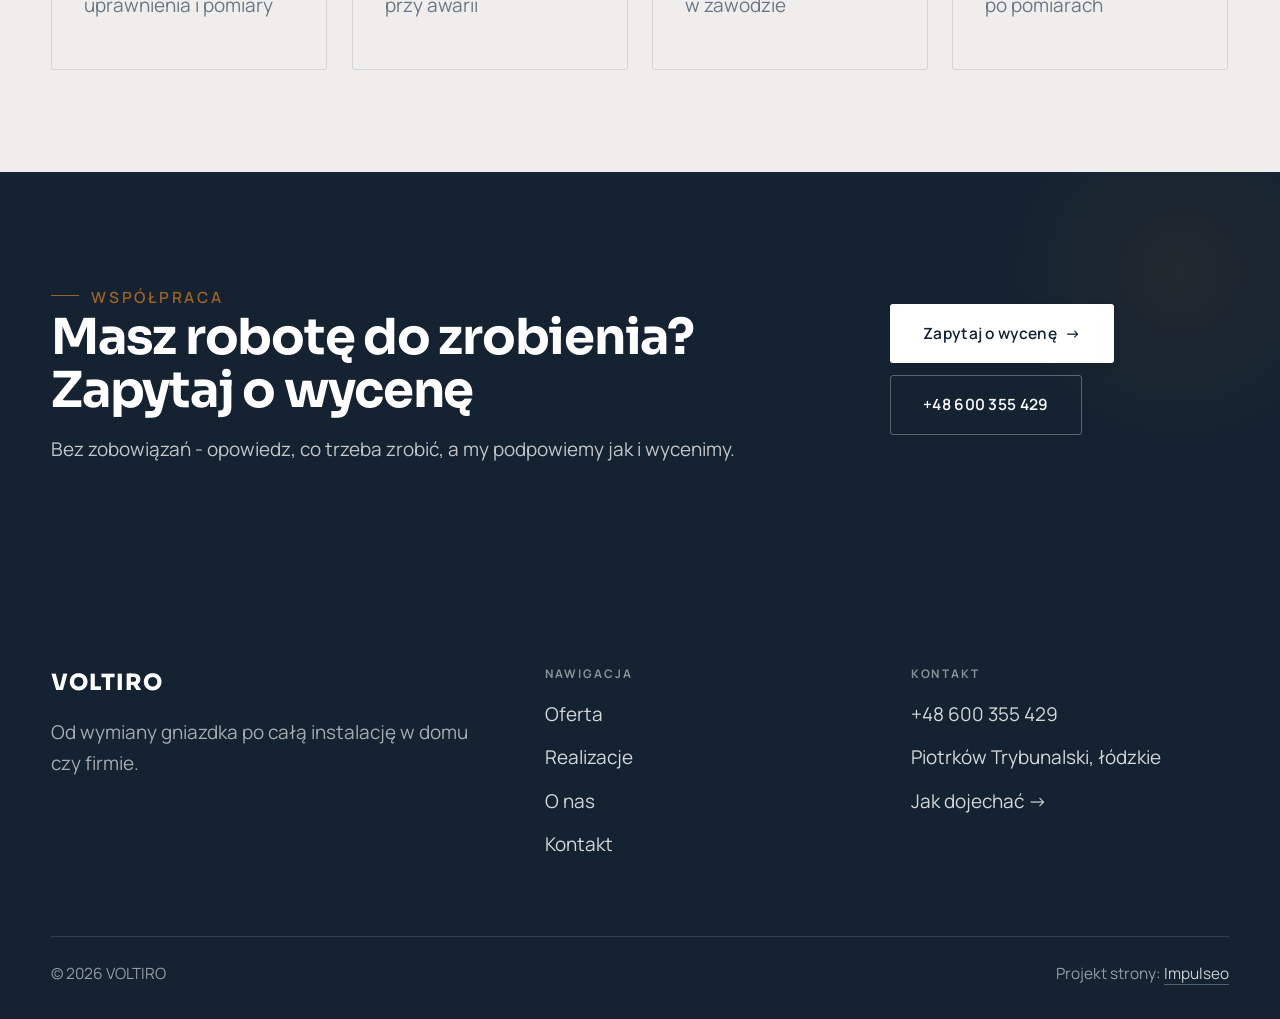
<file: o-nas.html>
<!DOCTYPE html>
<html lang="pl">
<head>
<meta charset="UTF-8">
<meta name="viewport" content="width=device-width, initial-scale=1.0">
<title>O nas - VOLTIRO</title>
<meta name="description" content="VOLTIRO - usługi elektryczne, Piotrków Trybunalski i okolice. Instalacje, przyłącza, rozdzielnice, naprawa usterek i awarii, montaż oświetlenia i osprzętu. Pomiary i uprawnienia, wycena przed pracą, sprawny dojazd. Zadzwoń i umów termin.">
<link rel="preconnect" href="https://fonts.googleapis.com">
<link rel="preconnect" href="https://fonts.gstatic.com" crossorigin>
<link href="https://fonts.googleapis.com/css2?family=Sora:wght@600;700;800&family=Manrope:wght@400;500;600&display=swap" rel="stylesheet">
<link rel="stylesheet" href="assets/styles.css">
</head>
<body>

<header class="nav">
  <div class="wrap nav-inner">
    <a class="brand brand-has-logo" href="index.html"><img class="brand-logo" src="img/logo.png" alt="VOLTIRO"></a>
    <nav class="nav-links">
      <a href="oferta.html">Oferta</a>
      <a href="realizacje.html">Realizacje</a>
      <a href="o-nas.html" class="active">O nas</a>
      <a href="kontakt.html">Kontakt</a>
      <a href="tel:+48600355429" class="btn btn-accent">Zadzwoń +48 600 355 429</a>
    </nav>
    <button class="nav-toggle" aria-label="Menu"><span></span><span></span><span></span></button>
  </div>
</header>

<section class="pagehead">
  <img src="img/g2.jpg" alt="VOLTIRO - Poznaj Roberta">
  <div class="wrap">
    <span class="eyebrow">O nas</span>
    <h1>Poznaj Roberta</h1>
    <p>Od wymiany gniazdka po całą instalację w domu czy firmie.</p>
  </div>
</section>
<section>
  <div class="wrap split">
    <div class="split-art reveal"><img src="img/g3.jpg" alt="VOLTIRO" loading="lazy"></div>
    <div class="split-copy reveal">
      <span class="eyebrow">Kim jesteśmy</span>
      <h2>Elektryk, na którym można polegać</h2>
      <p class="muted">VOLTIRO to Robert Rogala - elektryk z Witowa pod Sulejowem, w zawodzie od 2005 roku. Przyjeżdża na czas, mówi wprost, co i dlaczego trzeba zrobić, i nie naciąga na rzeczy, których nie potrzebujesz.</p>
      <p class="muted">Robert pracuje z uprawnieniami E+D, po pomiarach wystawia protokół, a na wykonaną pracę daje gwarancję. Jest też technikiem budowlanym, więc bruzdy po instalacji zatynkuje i zamaluje - nie musisz szukać drugiej ekipy.</p>
    </div>
  </div>
</section>

<section class="trust">
  <div class="wrap">
    <div class="head reveal">
      <span class="eyebrow">Na czym opieramy zaufanie</span>
      <h2>Co robi różnicę</h2>
    </div>
    <div class="trust-grid">
      <div class="trust-card reveal"><div class="big">E+D</div><p>uprawnienia i pomiary</p></div>
      <div class="trust-card reveal"><div class="big">Pogotowie</div><p>przy awarii</p></div>
      <div class="trust-card reveal"><div class="big">Od 2005</div><p>w zawodzie</p></div>
      <div class="trust-card reveal"><div class="big">Protokół</div><p>po pomiarach</p></div>
    </div>
  </div>
</section>
<section class="cta">
  <div class="wrap">
    <div class="reveal">
      <span class="eyebrow">Współpraca</span>
      <h2>Masz robotę do zrobienia? Zapytaj o wycenę</h2>
      <p>Bez zobowiązań - opowiedz, co trzeba zrobić, a my podpowiemy jak i wycenimy.</p>
    </div>
    <div class="cta-actions reveal">
      <a href="kontakt.html" class="btn btn-light">Zapytaj o wycenę <span class="arr">→</span></a>
      <a href="tel:+48600355429" class="btn btn-ghost" style="color:#fff;border-color:rgba(255,255,255,.3)">+48 600 355 429</a>
    </div>
  </div>
</section>

<footer>
  <div class="wrap">
    <div class="foot-grid">
      <div class="foot-brand">
        <div class="name">VOLTIRO</div>
        <p>Od wymiany gniazdka po całą instalację w domu czy firmie.</p>
      </div>
      <div class="foot-col">
        <h4>Nawigacja</h4>
        <a href="oferta.html">Oferta</a>
        <a href="realizacje.html">Realizacje</a>
        <a href="o-nas.html">O nas</a>
        <a href="kontakt.html">Kontakt</a>
      </div>
      <div class="foot-col">
        <h4>Kontakt</h4>
        <a href="tel:+48600355429">+48 600 355 429</a>
        <p>Piotrków Trybunalski, łódzkie</p>
        <a href="https://www.google.com/maps?cid=14498389958621263800" target="_blank" rel="noopener">Jak dojechać →</a>
      </div>
    </div>
    <div class="foot-bot">
      <span>© 2026 VOLTIRO</span>
      <span>Projekt strony: <a class="foot-credit" href="https://impulseo.pl" target="_blank" rel="noopener">Impulseo</a></span>
    </div>
  </div>
</footer>
<div class="sticky-call"><a class="sc-call" href="tel:+48600355429"><svg class="ico-tel" width="16" height="16" viewBox="0 0 24 24" fill="none" aria-hidden="true"><path d="M6.6 10.8a15.5 15.5 0 0 0 6.6 6.6l2.2-2.2a1 1 0 0 1 1-.24 11.4 11.4 0 0 0 3.6.58 1 1 0 0 1 1 1V20a1 1 0 0 1-1 1A17 17 0 0 1 3 4a1 1 0 0 1 1-1h3.5a1 1 0 0 1 1 1c0 1.25.2 2.46.58 3.6a1 1 0 0 1-.25 1l-2.23 2.2Z" fill="currentColor"/></svg> Zadzwoń</a><a class="sc-quote" href="kontakt.html">Bezpłatna wycena</a></div>

<script src="assets/main.js"></script>
</body>
</html>
</file>
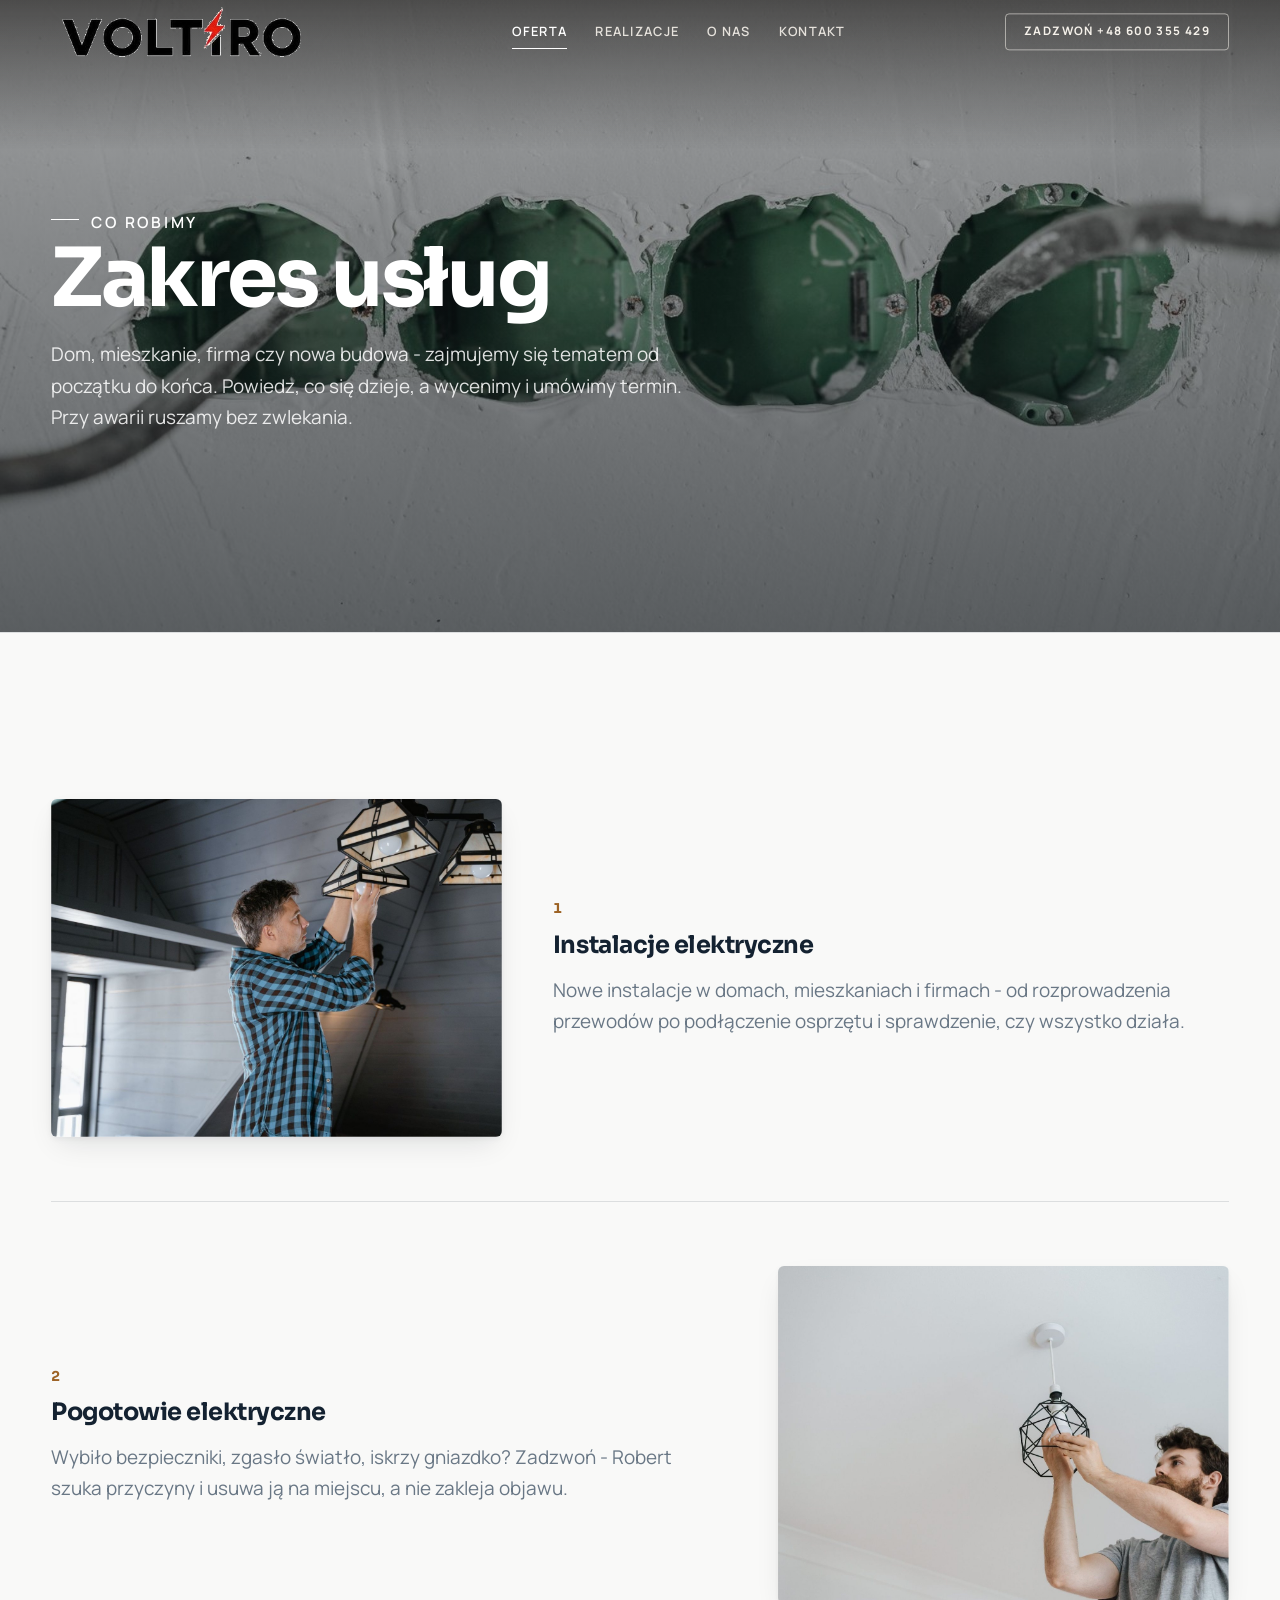
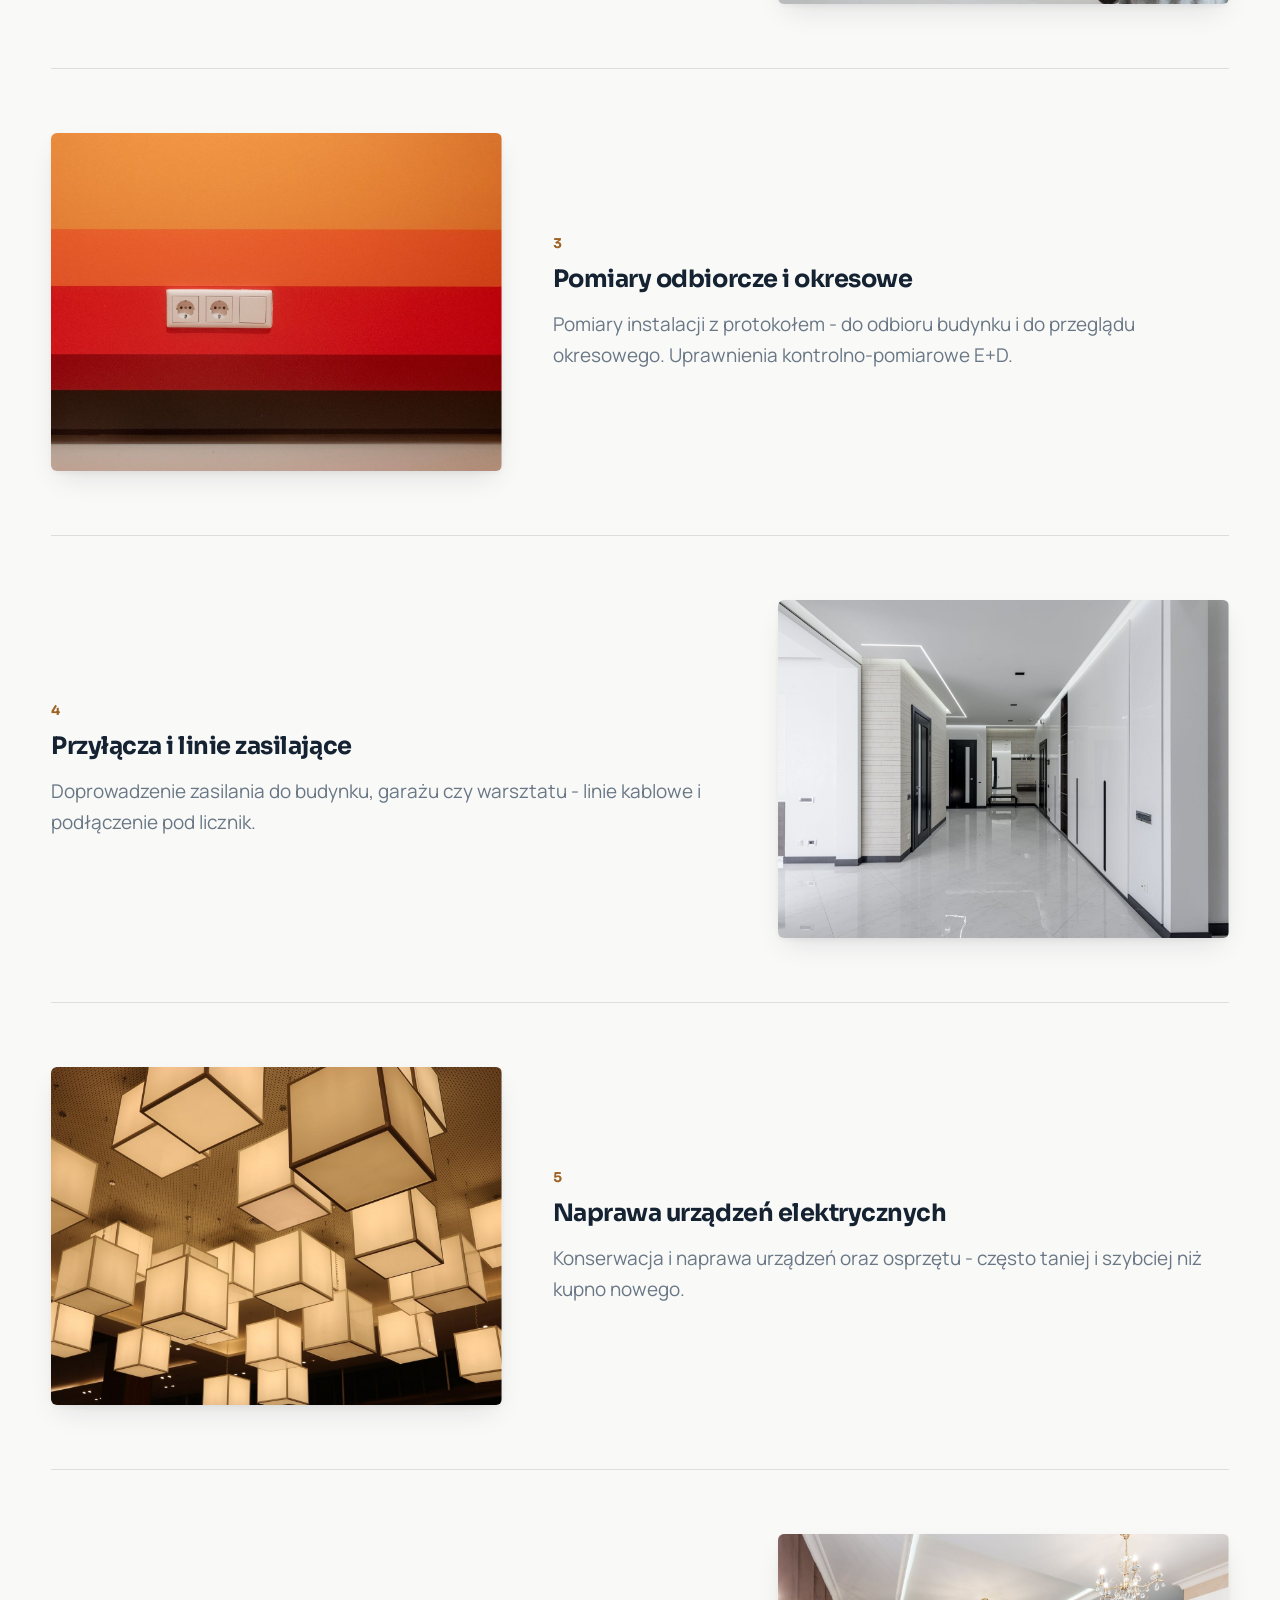
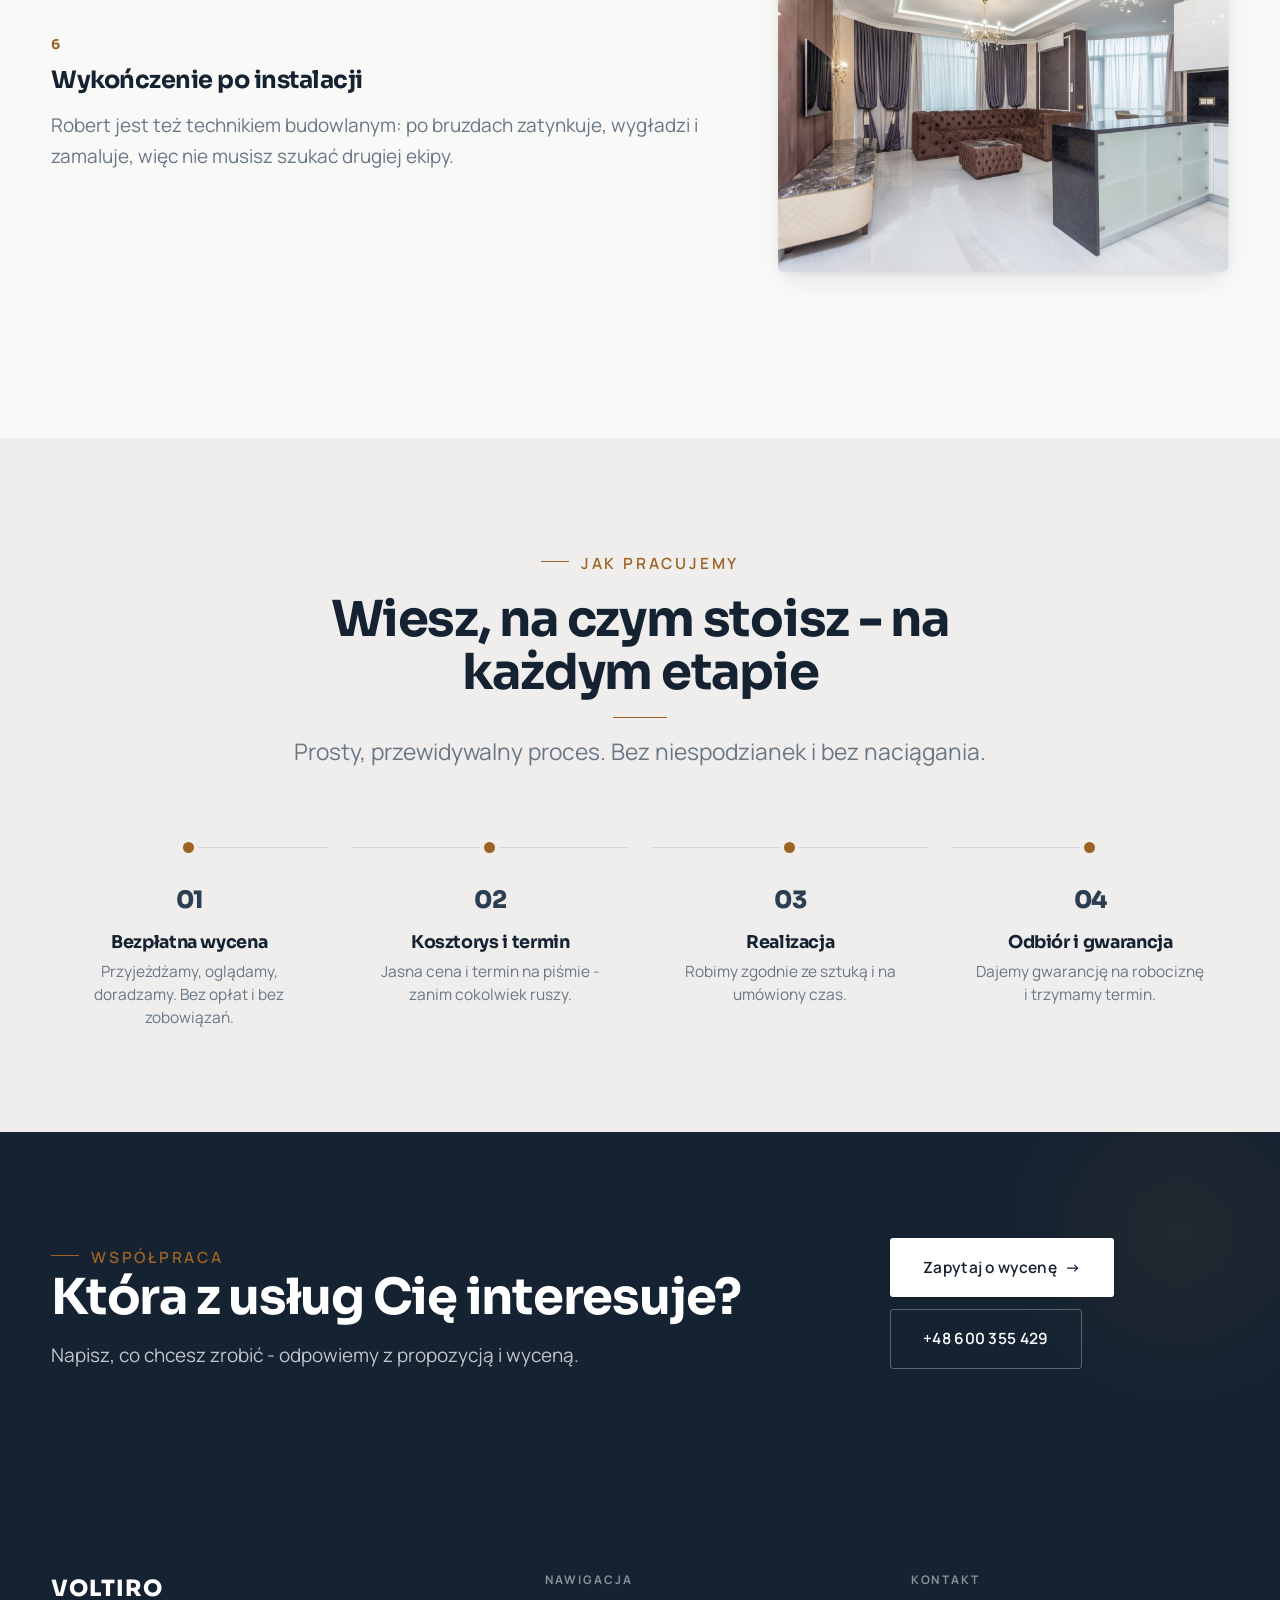
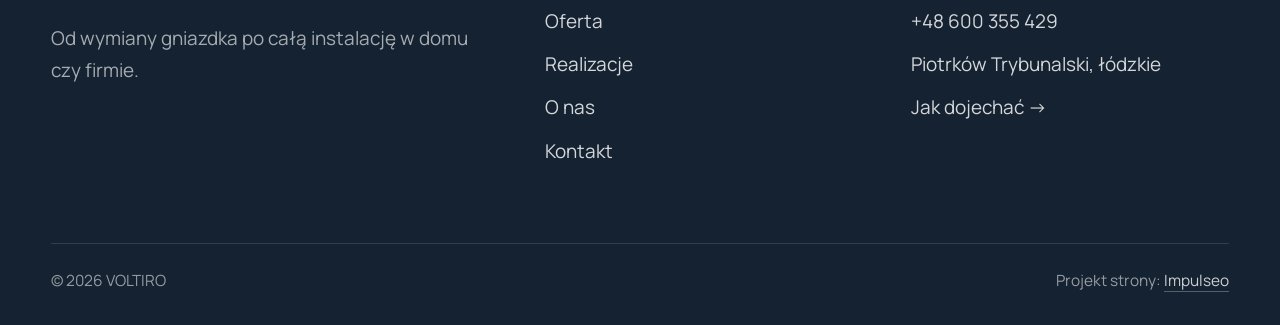
<file: oferta.html>
<!DOCTYPE html>
<html lang="pl">
<head>
<meta charset="UTF-8">
<meta name="viewport" content="width=device-width, initial-scale=1.0">
<title>Oferta - VOLTIRO</title>
<meta name="description" content="VOLTIRO - usługi elektryczne, Piotrków Trybunalski i okolice. Instalacje, przyłącza, rozdzielnice, naprawa usterek i awarii, montaż oświetlenia i osprzętu. Pomiary i uprawnienia, wycena przed pracą, sprawny dojazd. Zadzwoń i umów termin.">
<link rel="preconnect" href="https://fonts.googleapis.com">
<link rel="preconnect" href="https://fonts.gstatic.com" crossorigin>
<link href="https://fonts.googleapis.com/css2?family=Sora:wght@600;700;800&family=Manrope:wght@400;500;600&display=swap" rel="stylesheet">
<link rel="stylesheet" href="assets/styles.css">
</head>
<body>

<header class="nav">
  <div class="wrap nav-inner">
    <a class="brand brand-has-logo" href="index.html"><img class="brand-logo" src="img/logo.png" alt="VOLTIRO"></a>
    <nav class="nav-links">
      <a href="oferta.html" class="active">Oferta</a>
      <a href="realizacje.html">Realizacje</a>
      <a href="o-nas.html">O nas</a>
      <a href="kontakt.html">Kontakt</a>
      <a href="tel:+48600355429" class="btn btn-accent">Zadzwoń +48 600 355 429</a>
    </nav>
    <button class="nav-toggle" aria-label="Menu"><span></span><span></span><span></span></button>
  </div>
</header>

<section class="pagehead">
  <img src="img/g1.jpg" alt="VOLTIRO - Zakres usług">
  <div class="wrap">
    <span class="eyebrow">Co robimy</span>
    <h1>Zakres usług</h1>
    <p>Dom, mieszkanie, firma czy nowa budowa - zajmujemy się tematem od początku do końca. Powiedz, co się dzieje, a wycenimy i umówimy termin. Przy awarii ruszamy bez zwlekania.</p>
  </div>
</section>
<section>
  <div class="wrap">
    <div class="svc-row reveal">
      <div class="svc-row-art"><img src="img/about.jpg" alt="Instalacje elektryczne" loading="lazy"></div>
      <div>
        <span class="num">01</span>
        <h3>Instalacje elektryczne</h3>
        <p class="muted">Nowe instalacje w domach, mieszkaniach i firmach - od rozprowadzenia przewodów po podłączenie osprzętu i sprawdzenie, czy wszystko działa.</p>
      </div>
    </div>
    <div class="svc-row rev reveal">
      <div class="svc-row-art"><img src="img/g10.jpg" alt="Pogotowie elektryczne" loading="lazy"></div>
      <div>
        <span class="num">02</span>
        <h3>Pogotowie elektryczne</h3>
        <p class="muted">Wybiło bezpieczniki, zgasło światło, iskrzy gniazdko? Zadzwoń - Robert szuka przyczyny i usuwa ją na miejscu, a nie zakleja objawu.</p>
      </div>
    </div>
    <div class="svc-row reveal">
      <div class="svc-row-art"><img src="img/g11.jpg" alt="Pomiary odbiorcze i okresowe" loading="lazy"></div>
      <div>
        <span class="num">03</span>
        <h3>Pomiary odbiorcze i okresowe</h3>
        <p class="muted">Pomiary instalacji z protokołem - do odbioru budynku i do przeglądu okresowego. Uprawnienia kontrolno-pomiarowe E+D.</p>
      </div>
    </div>
    <div class="svc-row rev reveal">
      <div class="svc-row-art"><img src="img/g14.jpg" alt="Przyłącza i linie zasilające" loading="lazy"></div>
      <div>
        <span class="num">04</span>
        <h3>Przyłącza i linie zasilające</h3>
        <p class="muted">Doprowadzenie zasilania do budynku, garażu czy warsztatu - linie kablowe i podłączenie pod licznik.</p>
      </div>
    </div>
    <div class="svc-row reveal">
      <div class="svc-row-art"><img src="img/g13.jpg" alt="Naprawa urządzeń elektrycznych" loading="lazy"></div>
      <div>
        <span class="num">05</span>
        <h3>Naprawa urządzeń elektrycznych</h3>
        <p class="muted">Konserwacja i naprawa urządzeń oraz osprzętu - często taniej i szybciej niż kupno nowego.</p>
      </div>
    </div>
    <div class="svc-row rev reveal">
      <div class="svc-row-art"><img src="img/g12.jpg" alt="Wykończenie po instalacji" loading="lazy"></div>
      <div>
        <span class="num">06</span>
        <h3>Wykończenie po instalacji</h3>
        <p class="muted">Robert jest też technikiem budowlanym: po bruzdach zatynkuje, wygładzi i zamaluje, więc nie musisz szukać drugiej ekipy.</p>
      </div>
    </div>
  </div>
</section>
<section class="proces">
  <div class="wrap">
    <div class="head center reveal">
      <span class="eyebrow">Jak pracujemy</span>
      <h2>Wiesz, na czym stoisz - na każdym etapie</h2>
      <p>Prosty, przewidywalny proces. Bez niespodzianek i bez naciągania.</p>
    </div>
    <ol class="proces-line">
      <li class="reveal"><span class="pno">01</span><h3>Bezpłatna wycena</h3><p>Przyjeżdżamy, oglądamy, doradzamy. Bez opłat i bez zobowiązań.</p></li>
      <li class="reveal"><span class="pno">02</span><h3>Kosztorys i termin</h3><p>Jasna cena i termin na piśmie - zanim cokolwiek ruszy.</p></li>
      <li class="reveal"><span class="pno">03</span><h3>Realizacja</h3><p>Robimy zgodnie ze sztuką i na umówiony czas.</p></li>
      <li class="reveal"><span class="pno">04</span><h3>Odbiór i gwarancja</h3><p>Dajemy gwarancję na robociznę i trzymamy termin.</p></li>
    </ol>
  </div>
</section>
<section class="cta">
  <div class="wrap">
    <div class="reveal">
      <span class="eyebrow">Współpraca</span>
      <h2>Która z usług Cię interesuje?</h2>
      <p>Napisz, co chcesz zrobić - odpowiemy z propozycją i wyceną.</p>
    </div>
    <div class="cta-actions reveal">
      <a href="kontakt.html" class="btn btn-light">Zapytaj o wycenę <span class="arr">→</span></a>
      <a href="tel:+48600355429" class="btn btn-ghost" style="color:#fff;border-color:rgba(255,255,255,.3)">+48 600 355 429</a>
    </div>
  </div>
</section>

<footer>
  <div class="wrap">
    <div class="foot-grid">
      <div class="foot-brand">
        <div class="name">VOLTIRO</div>
        <p>Od wymiany gniazdka po całą instalację w domu czy firmie.</p>
      </div>
      <div class="foot-col">
        <h4>Nawigacja</h4>
        <a href="oferta.html">Oferta</a>
        <a href="realizacje.html">Realizacje</a>
        <a href="o-nas.html">O nas</a>
        <a href="kontakt.html">Kontakt</a>
      </div>
      <div class="foot-col">
        <h4>Kontakt</h4>
        <a href="tel:+48600355429">+48 600 355 429</a>
        <p>Piotrków Trybunalski, łódzkie</p>
        <a href="https://www.google.com/maps?cid=14498389958621263800" target="_blank" rel="noopener">Jak dojechać →</a>
      </div>
    </div>
    <div class="foot-bot">
      <span>© 2026 VOLTIRO</span>
      <span>Projekt strony: <a class="foot-credit" href="https://impulseo.pl" target="_blank" rel="noopener">Impulseo</a></span>
    </div>
  </div>
</footer>
<div class="sticky-call"><a class="sc-call" href="tel:+48600355429"><svg class="ico-tel" width="16" height="16" viewBox="0 0 24 24" fill="none" aria-hidden="true"><path d="M6.6 10.8a15.5 15.5 0 0 0 6.6 6.6l2.2-2.2a1 1 0 0 1 1-.24 11.4 11.4 0 0 0 3.6.58 1 1 0 0 1 1 1V20a1 1 0 0 1-1 1A17 17 0 0 1 3 4a1 1 0 0 1 1-1h3.5a1 1 0 0 1 1 1c0 1.25.2 2.46.58 3.6a1 1 0 0 1-.25 1l-2.23 2.2Z" fill="currentColor"/></svg> Zadzwoń</a><a class="sc-quote" href="kontakt.html">Bezpłatna wycena</a></div>

<script src="assets/main.js"></script>
</body>
</html>
</file>
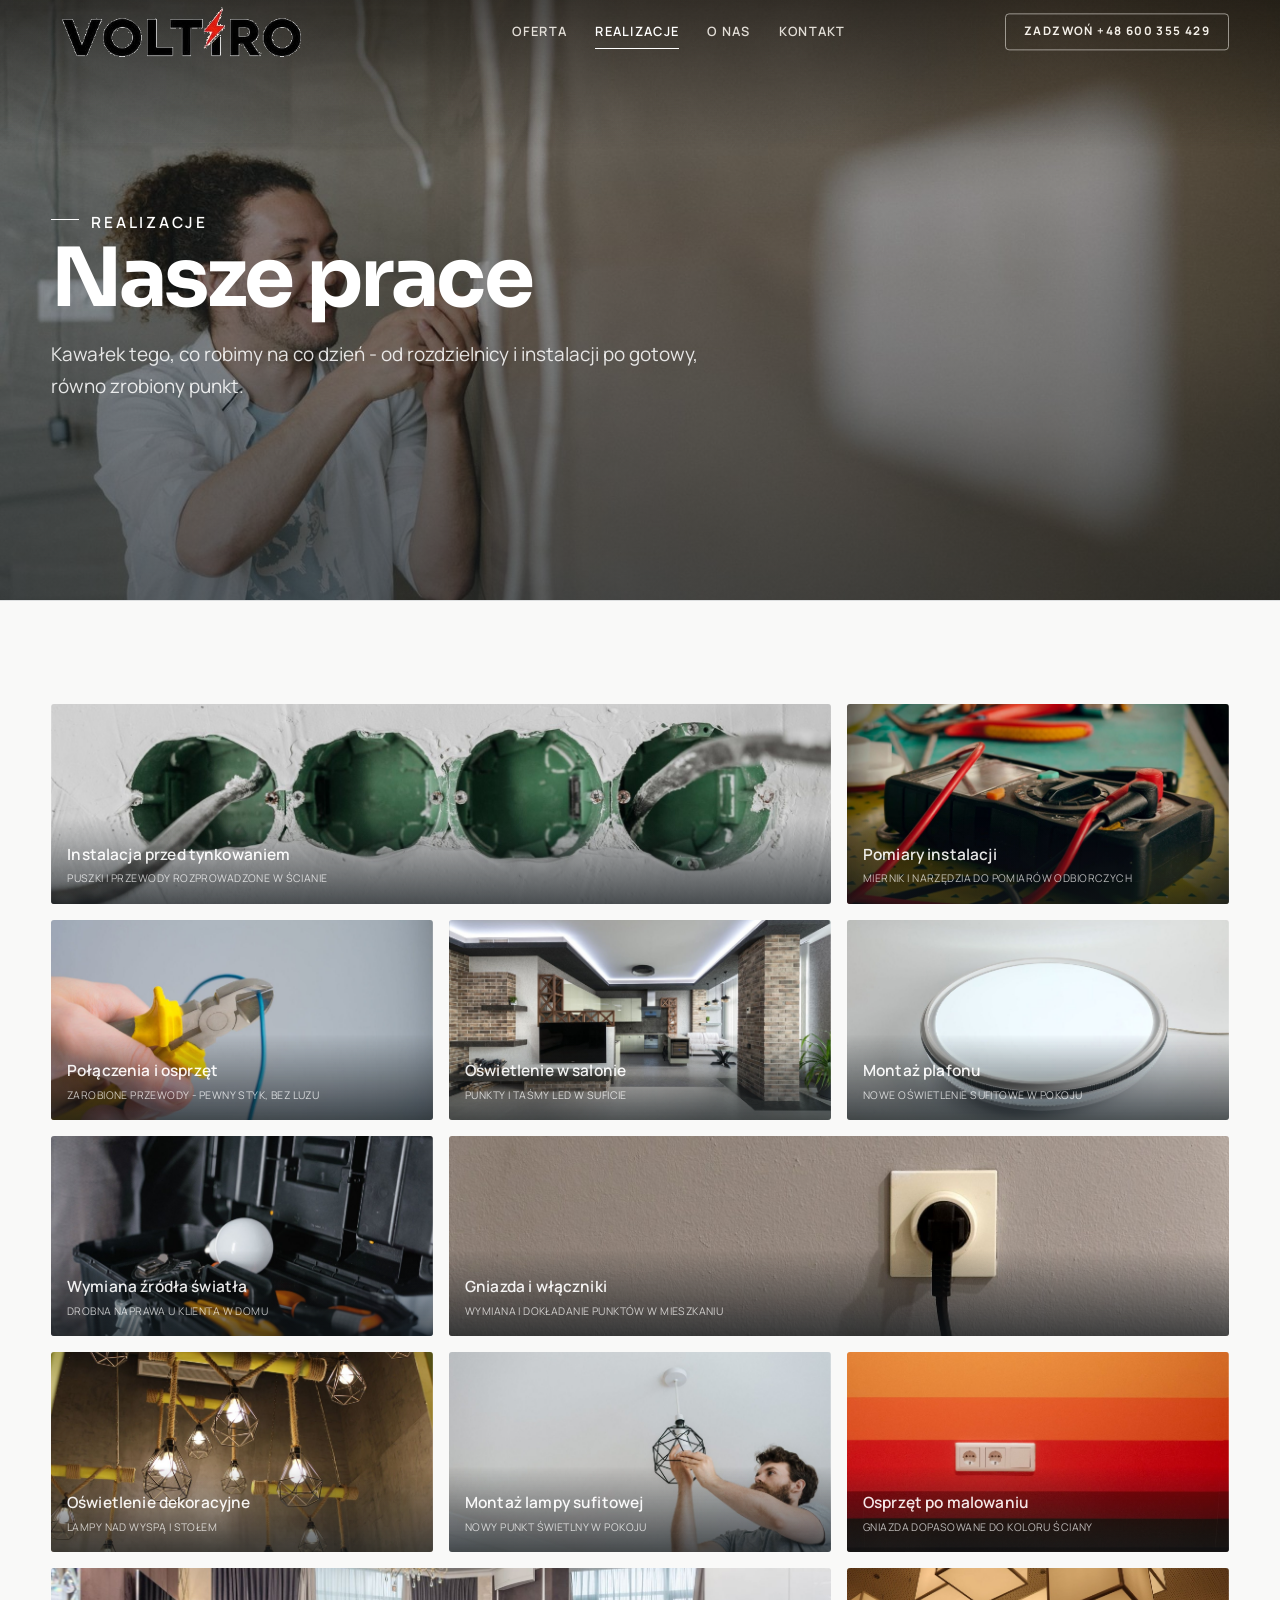
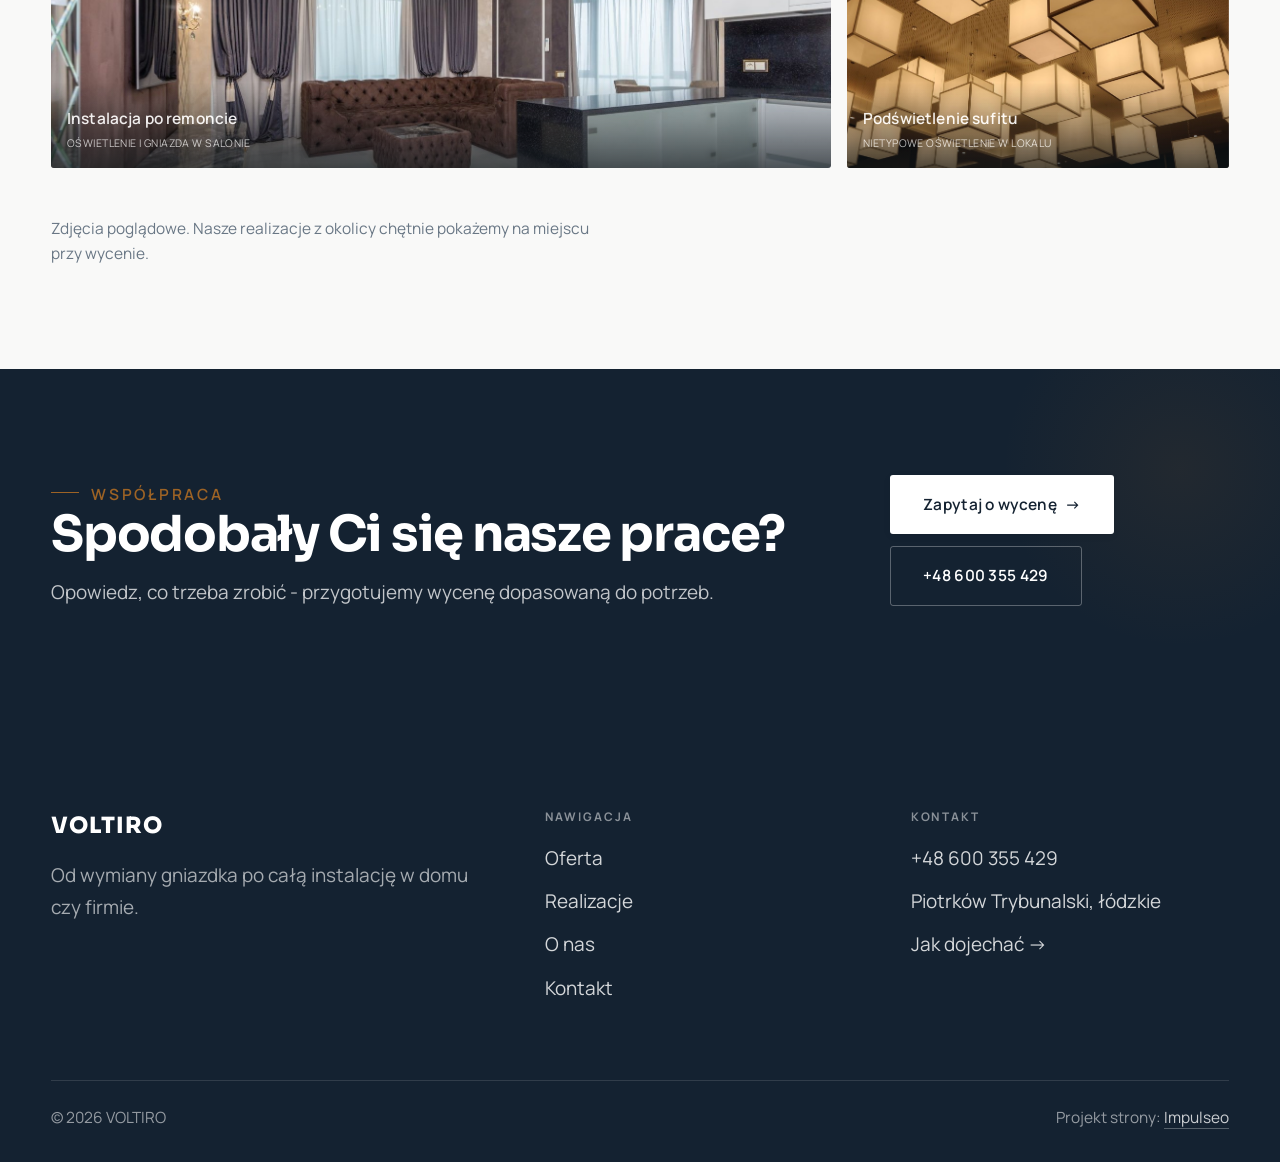
<file: realizacje.html>
<!DOCTYPE html>
<html lang="pl">
<head>
<meta charset="UTF-8">
<meta name="viewport" content="width=device-width, initial-scale=1.0">
<title>Realizacje - VOLTIRO</title>
<meta name="description" content="Realizacje VOLTIRO: Instalacja i podłączenie, Rozdzielnica, Osprzęt i gniazda, Przyłącze i prace zewnętrzne, Zasilanie budynku">
<link rel="preconnect" href="https://fonts.googleapis.com">
<link rel="preconnect" href="https://fonts.gstatic.com" crossorigin>
<link href="https://fonts.googleapis.com/css2?family=Sora:wght@600;700;800&family=Manrope:wght@400;500;600&display=swap" rel="stylesheet">
<link rel="stylesheet" href="assets/styles.css">
</head>
<body>

<header class="nav">
  <div class="wrap nav-inner">
    <a class="brand brand-has-logo" href="index.html"><img class="brand-logo" src="img/logo.png" alt="VOLTIRO"></a>
    <nav class="nav-links">
      <a href="oferta.html">Oferta</a>
      <a href="realizacje.html" class="active">Realizacje</a>
      <a href="o-nas.html">O nas</a>
      <a href="kontakt.html">Kontakt</a>
      <a href="tel:+48600355429" class="btn btn-accent">Zadzwoń +48 600 355 429</a>
    </nav>
    <button class="nav-toggle" aria-label="Menu"><span></span><span></span><span></span></button>
  </div>
</header>

<section class="pagehead">
  <img src="img/g9.jpg" alt="VOLTIRO - Nasze prace">
  <div class="wrap">
    <span class="eyebrow">Realizacje</span>
    <h1>Nasze prace</h1>
    <p>Kawałek tego, co robimy na co dzień - od rozdzielnicy i instalacji po gotowy, równo zrobiony punkt.</p>
  </div>
</section>
<section>
  <div class="wrap">
    <div class="gallery">
      <div class="tile t-two3 reveal"><img src="img/g1.jpg" alt="Instalacja przed tynkowaniem" loading="lazy"><div class="cap">Instalacja przed tynkowaniem<small>Puszki i przewody rozprowadzone w ścianie</small></div></div>
      <div class="tile t-third reveal"><img src="img/g2.jpg" alt="Pomiary instalacji" loading="lazy"><div class="cap">Pomiary instalacji<small>Miernik i narzędzia do pomiarów odbiorczych</small></div></div>
      <div class="tile t-third reveal"><img src="img/g3.jpg" alt="Połączenia i osprzęt" loading="lazy"><div class="cap">Połączenia i osprzęt<small>Zarobione przewody - pewny styk, bez luzu</small></div></div>
      <div class="tile t-third reveal"><img src="img/g4.jpg" alt="Oświetlenie w salonie" loading="lazy"><div class="cap">Oświetlenie w salonie<small>Punkty i taśmy LED w suficie</small></div></div>
      <div class="tile t-third reveal"><img src="img/g5.jpg" alt="Montaż plafonu" loading="lazy"><div class="cap">Montaż plafonu<small>Nowe oświetlenie sufitowe w pokoju</small></div></div>
      <div class="tile t-third reveal"><img src="img/g6.jpg" alt="Wymiana źródła światła" loading="lazy"><div class="cap">Wymiana źródła światła<small>Drobna naprawa u klienta w domu</small></div></div>
      <div class="tile t-two3 reveal"><img src="img/g7.jpg" alt="Gniazda i włączniki" loading="lazy"><div class="cap">Gniazda i włączniki<small>Wymiana i dokładanie punktów w mieszkaniu</small></div></div>
      <div class="tile t-third reveal"><img src="img/g8.jpg" alt="Oświetlenie dekoracyjne" loading="lazy"><div class="cap">Oświetlenie dekoracyjne<small>Lampy nad wyspą i stołem</small></div></div>
      <div class="tile t-third reveal"><img src="img/g10.jpg" alt="Montaż lampy sufitowej" loading="lazy"><div class="cap">Montaż lampy sufitowej<small>Nowy punkt świetlny w pokoju</small></div></div>
      <div class="tile t-third reveal"><img src="img/g11.jpg" alt="Osprzęt po malowaniu" loading="lazy"><div class="cap">Osprzęt po malowaniu<small>Gniazda dopasowane do koloru ściany</small></div></div>
      <div class="tile t-two3 reveal"><img src="img/g12.jpg" alt="Instalacja po remoncie" loading="lazy"><div class="cap">Instalacja po remoncie<small>Oświetlenie i gniazda w salonie</small></div></div>
      <div class="tile t-third reveal"><img src="img/g13.jpg" alt="Podświetlenie sufitu" loading="lazy"><div class="cap">Podświetlenie sufitu<small>Nietypowe oświetlenie w lokalu</small></div></div>
    </div>
    <p class="muted reveal" style="margin-top:var(--space-7);font-size:var(--text-sm);max-width:62ch">Zdjęcia poglądowe. Nasze realizacje z okolicy chętnie pokażemy na miejscu przy wycenie.</p>
  </div>
</section>
<section class="cta">
  <div class="wrap">
    <div class="reveal">
      <span class="eyebrow">Współpraca</span>
      <h2>Spodobały Ci się nasze prace?</h2>
      <p>Opowiedz, co trzeba zrobić - przygotujemy wycenę dopasowaną do potrzeb.</p>
    </div>
    <div class="cta-actions reveal">
      <a href="kontakt.html" class="btn btn-light">Zapytaj o wycenę <span class="arr">→</span></a>
      <a href="tel:+48600355429" class="btn btn-ghost" style="color:#fff;border-color:rgba(255,255,255,.3)">+48 600 355 429</a>
    </div>
  </div>
</section>

<footer>
  <div class="wrap">
    <div class="foot-grid">
      <div class="foot-brand">
        <div class="name">VOLTIRO</div>
        <p>Od wymiany gniazdka po całą instalację w domu czy firmie.</p>
      </div>
      <div class="foot-col">
        <h4>Nawigacja</h4>
        <a href="oferta.html">Oferta</a>
        <a href="realizacje.html">Realizacje</a>
        <a href="o-nas.html">O nas</a>
        <a href="kontakt.html">Kontakt</a>
      </div>
      <div class="foot-col">
        <h4>Kontakt</h4>
        <a href="tel:+48600355429">+48 600 355 429</a>
        <p>Piotrków Trybunalski, łódzkie</p>
        <a href="https://www.google.com/maps?cid=14498389958621263800" target="_blank" rel="noopener">Jak dojechać →</a>
      </div>
    </div>
    <div class="foot-bot">
      <span>© 2026 VOLTIRO</span>
      <span>Projekt strony: <a class="foot-credit" href="https://impulseo.pl" target="_blank" rel="noopener">Impulseo</a></span>
    </div>
  </div>
</footer>
<div class="sticky-call"><a class="sc-call" href="tel:+48600355429"><svg class="ico-tel" width="16" height="16" viewBox="0 0 24 24" fill="none" aria-hidden="true"><path d="M6.6 10.8a15.5 15.5 0 0 0 6.6 6.6l2.2-2.2a1 1 0 0 1 1-.24 11.4 11.4 0 0 0 3.6.58 1 1 0 0 1 1 1V20a1 1 0 0 1-1 1A17 17 0 0 1 3 4a1 1 0 0 1 1-1h3.5a1 1 0 0 1 1 1c0 1.25.2 2.46.58 3.6a1 1 0 0 1-.25 1l-2.23 2.2Z" fill="currentColor"/></svg> Zadzwoń</a><a class="sc-quote" href="kontakt.html">Bezpłatna wycena</a></div>

<script src="assets/main.js"></script>
</body>
</html>
</file>
<file: assets/styles.css>
/* ============================================================
   STOLBASZ — premium, architektoniczny B2B fit-out
   Jasna paleta, zero brązu. System wg premium-web-craft.
   Projekt strony: Impulseo (impulseo.pl)
   ============================================================ */

:root{
  /* PALETA — jasna, architektoniczna, chłodna */
  --paper:#f5f7fa;          /* główne tło */
  --paper-2:#e7edf3;        /* sekcje alternatywne (chłodny jasny szary) */
  --paper-3:#e7edf3;        /* delikatne wypełnienia */
  --ink:#142231;            /* tekst główny — chłodny grafit */
  --ink-soft:#2c3e52;       /* nagłówki drugorzędne */
  --muted:#697785;          /* tekst poboczny */
  --line:rgba(20,34,49,.12);/* hairline */
  --accent:#e8a00c;         /* stonowany petrol-slate — jedyny akcent */
  --accent-d:#c47f06;
  --accent-soft:rgba(232,160,12,.10);
  --dark:#142231;           /* sekcje ciemne (stopka/CTA) */

  /* ODSTĘPY — skala 4/8 */
  --space-1:4px; --space-2:8px; --space-3:12px; --space-4:16px; --space-5:24px;
  --space-6:32px; --space-7:48px; --space-8:64px; --space-9:96px; --space-10:128px;

  /* TYPOGRAFIA — fluid clamp() (skala podbita 16.07.2026: większe, czytelniejsze litery — uwaga Adama) */
  --text-sm:clamp(.9rem,.87rem + .12vw,1rem);
  --text-base:clamp(1.08rem,1.04rem + .18vw,1.2rem);
  --text-lg:clamp(1.24rem,1.15rem + .34vw,1.44rem);
  --text-h3:clamp(1.34rem,1.22rem + .55vw,1.66rem);
  --text-h2:clamp(2.1rem,1.66rem + 2.1vw,3.1rem);
  --text-h1:clamp(2.9rem,2.1rem + 4vw,5.1rem);

  /* PROMIENIE — architektoniczne, raczej ostre */
  --r-sm:3px; --r-md:6px; --r-lg:10px;

  /* RUCH */
  --ease:cubic-bezier(.25,.46,.45,.94); --dur:.24s;

  /* CIENIE — miękkie, warstwowe */
  --sh-sm:0 1px 2px rgba(16,24,32,.04), 0 2px 8px rgba(16,24,32,.05);
  --sh-md:0 2px 6px rgba(16,24,32,.05), 0 12px 28px -8px rgba(16,24,32,.12);
  --sh-lg:0 6px 14px rgba(16,24,32,.07), 0 26px 56px -18px rgba(16,24,32,.22);

  --hairline:1px solid var(--line);

  --font-display:'Sora','Manrope',sans-serif;
  --font-body:'Manrope',sans-serif;
}

*{box-sizing:border-box;margin:0;padding:0}
html{scroll-behavior:smooth}
body{
  font-family:var(--font-body);
  font-size:var(--text-base);
  line-height:1.65;
  color:var(--ink);
  background:var(--paper);
  -webkit-font-smoothing:antialiased;
  text-rendering:optimizeLegibility;
}
img{max-width:100%;display:block}
a{color:inherit;text-decoration:none}

.wrap{width:min(92%,1180px);margin-inline:auto}
section{padding-block:clamp(52px,6.5vw,96px)}

h1,h2,h3{font-family:var(--font-display);font-weight:700;line-height:1.08;letter-spacing:-.02em;color:var(--ink)}
h1{font-size:var(--text-h1);letter-spacing:-.035em}
h2{font-size:var(--text-h2);letter-spacing:-.025em}
h3{font-size:var(--text-h3)}
p{max-width:65ch}

.eyebrow{
  font-family:var(--font-body);
  font-size:var(--text-sm);
  font-weight:600;
  letter-spacing:.18em;
  text-transform:uppercase;
  color:var(--accent);
  display:inline-flex;align-items:center;gap:var(--space-3);
}
/* flex:none + margin-top = kreska trzyma się PIERWSZEJ linii. Wcześniej align-items:center
   centrowało ją względem całego bloku i przy zawinięciu (długi kicker typu
   „…WNĘTRZ · LESZNO · OD 2019") druga linia lądowała z brzydkim wcięciem. */
.eyebrow{align-items:flex-start}
.eyebrow>*,.eyebrow{text-wrap:balance}   /* dlugi kicker lamal sie na sierote typu samo „2019" w drugiej linii */
.eyebrow::before{content:"";width:28px;height:1px;background:var(--accent);display:inline-block;flex:none;margin-top:.62em}

.muted{color:var(--muted)}
.lead{font-size:var(--text-lg);line-height:1.55;color:var(--ink-soft);max-width:50ch}

/* ---------- BUTTONS ---------- */
.btn{
  display:inline-flex;align-items:center;gap:var(--space-2);
  font-weight:600;font-size:var(--text-sm);letter-spacing:.02em;
  padding:var(--space-4) var(--space-6);
  border-radius:var(--r-sm);
  transition:transform var(--dur) var(--ease),box-shadow var(--dur) var(--ease),background var(--dur) var(--ease);
  cursor:pointer;border:1px solid transparent;
}
.btn-accent{background:var(--accent);color:#fff;box-shadow:var(--sh-sm)}
.btn-accent:hover{background:var(--accent-d);transform:translateY(-2px);box-shadow:var(--sh-md)}
.btn-accent:active{transform:translateY(0);box-shadow:var(--sh-sm)}
.btn-ghost{background:transparent;color:var(--ink);border-color:var(--line)}
.btn-ghost:hover{border-color:var(--accent);color:var(--accent);transform:translateY(-2px)}
.btn-light{background:#fff;color:var(--ink);box-shadow:var(--sh-sm)}
.btn-light:hover{transform:translateY(-2px);box-shadow:var(--sh-md)}
.btn .arr{transition:transform var(--dur) var(--ease)}
.btn:hover .arr{transform:translateX(4px)}

/* ---------- NAV ---------- */
.nav{
  position:sticky;top:0;z-index:50;
  background:color-mix(in srgb,var(--paper) 88%,transparent);
  backdrop-filter:saturate(140%) blur(10px);
  border-bottom:var(--hairline);
}
.nav-inner{display:flex;align-items:center;justify-content:space-between;height:72px}
.brand{display:flex;flex-direction:column;line-height:1}
.brand .name{font-family:var(--font-display);font-weight:800;font-size:1.35rem;letter-spacing:.04em}
.brand .sub{font-size:.62rem;letter-spacing:.34em;text-transform:uppercase;color:var(--muted);margin-top:5px}
.nav-links{display:flex;align-items:center;gap:var(--space-6)}
.nav-links a{font-size:var(--text-sm);font-weight:500;color:var(--ink-soft);position:relative;padding-block:4px;transition:color var(--dur) var(--ease)}
.nav-links a::after{content:"";position:absolute;left:0;bottom:0;width:0;height:1.5px;background:var(--accent);transition:width var(--dur) var(--ease)}
.nav-links a:hover,.nav-links a.active{color:var(--ink)}
.nav-links a:hover::after,.nav-links a.active::after{width:100%}
.nav-links .btn{padding:var(--space-2) var(--space-5)}
/* przyciski w nav: właściwy kolor (przebij .nav-links a) + bez podkreślenia */
.nav-links a.btn-accent{color:#fff}
.nav-links a.btn-ghost,.nav-links a.btn-light{color:var(--ink)}
.nav-links a.btn::after{display:none}
.nav-toggle{display:none;background:none;border:none;cursor:pointer;flex-direction:column;gap:5px;padding:8px}
.nav-toggle span{width:24px;height:2px;background:var(--ink);transition:var(--dur)}

/* ---------- HERO (split) ---------- */
.hero{position:relative;overflow:hidden;border-bottom:var(--hairline)}
.hero-grid{display:grid;grid-template-columns:1.05fr .95fr;gap:clamp(24px,4vw,60px);align-items:center;
  padding-block:clamp(36px,4.5vw,64px)}
.hero-copy .eyebrow{margin-bottom:var(--space-5)}
.hero-copy h1{margin-bottom:var(--space-5)}
.hero-copy .lead{margin-bottom:var(--space-7)}
.hero-actions{display:flex;flex-wrap:wrap;gap:var(--space-4)}
.hero-art{position:relative;aspect-ratio:4/3;border-radius:var(--r-lg);overflow:hidden;box-shadow:var(--sh-lg)}
.hero-art img{width:100%;height:100%;object-fit:cover}
.hero-art::after{content:"";position:absolute;inset:0;background:linear-gradient(180deg,transparent 55%,rgba(18,24,28,.28))}
.hero-badge{position:absolute;left:var(--space-5);bottom:var(--space-5);z-index:2;
  background:rgba(252,252,251,.94);backdrop-filter:blur(4px);
  border-radius:var(--r-md);padding:var(--space-4) var(--space-5);box-shadow:var(--sh-md);max-width:78%}
.hero-badge strong{display:block;font-family:var(--font-display);font-size:1rem;letter-spacing:-.01em}
.hero-badge span{font-size:var(--text-sm);color:var(--muted)}

/* ---------- HERO duży / kinowy (strona główna) ---------- */
.hero-cine{position:relative;min-height:clamp(560px,82vh,840px);min-height:clamp(560px,82svh,840px);display:flex;align-items:center;overflow:hidden;border-bottom:var(--hairline)}
.hero-cine>img{position:absolute;inset:0;width:100%;height:100%;object-fit:cover;z-index:0}
.hero-cine::after{content:"";position:absolute;inset:0;z-index:1;
  background:linear-gradient(95deg,rgba(13,18,23,.86) 0%,rgba(13,18,23,.64) 32%,rgba(13,18,23,.24) 62%,rgba(13,18,23,.04) 100%)}
.hero-cine .wrap{position:relative;z-index:2;padding-block:var(--space-8)}
.hero-cine .hero-copy{max-width:660px}
.hero-cine .eyebrow{color:#fff;margin-bottom:var(--space-5)}
.hero-cine .eyebrow::before{background:#fff}
.hero-cine h1{color:#fff;margin-bottom:var(--space-5);font-size:clamp(2.9rem,2rem + 4.4vw,5.2rem);text-wrap:balance}
.hero-cine .lead{color:rgba(255,255,255,.92);max-width:48ch;margin-bottom:var(--space-7)}
.hero-cine .hero-actions{display:flex;flex-wrap:wrap;gap:var(--space-4)}
/* NISKIE OKNO (laptop z dokiem i paskami przeglądarki ma ~700-780 px wysokości widoku):
   H1 do 5.2rem + długi lead nie mieściły się i przyciski wypadały POD krawędź ekranu -
   klient widział stronę bez ani jednego CTA. Skalujemy w dół, zamiast przycinać treść. */
@media(min-width:821px) and (max-height:820px){
  .hero-cine{min-height:clamp(520px,94svh,780px)}
  .hero-cine .wrap{padding-block:var(--space-6)}
  .hero-cine h1{font-size:clamp(2.2rem,1.5rem + 2.6vw,3.6rem);margin-bottom:var(--space-4)}
  .hero-cine .eyebrow{margin-bottom:var(--space-4)}
  .hero-cine .lead{margin-bottom:var(--space-5);max-width:44ch}
}
@media(max-width:680px){
  .hero-cine{min-height:clamp(520px,76vh,640px);min-height:clamp(520px,76svh,640px);align-items:flex-end}
  .hero-cine::after{background:linear-gradient(0deg,rgba(13,18,23,.9) 6%,rgba(13,18,23,.45) 55%,rgba(13,18,23,.25) 100%)}
  .hero-cine .wrap{padding-bottom:var(--space-9)}
  /* TELEFON (~90% oglądających): lead potrafił zająć 8 linii i zepchnąć CTA poza pierwszy ekran.
     Zwężamy interlinię i skalę - treści nie ucinamy, bo to ona sprzedaje. */
  .hero-cine .lead{font-size:.98rem;line-height:1.5;margin-bottom:var(--space-5)}
  .hero-cine .eyebrow{font-size:.72rem;letter-spacing:.13em;margin-bottom:var(--space-4)}
  .hero-cine .eyebrow::before{width:20px}
  .hero-cine h1{margin-bottom:var(--space-4)}
}

/* full-bleed hero variant (podstrony) */
.pagehead{position:relative;min-height:46vh;min-height:46svh;display:flex;align-items:flex-end;overflow:hidden;border-bottom:var(--hairline)}
.pagehead img{position:absolute;inset:0;width:100%;height:100%;object-fit:cover}
.pagehead::after{content:"";position:absolute;inset:0;background:linear-gradient(180deg,rgba(18,24,28,.25),rgba(18,24,28,.62))}
.pagehead .wrap{position:relative;z-index:2;padding-block:var(--space-9);color:#fff}
.pagehead h1{color:#fff;max-width:18ch}
.pagehead .eyebrow{color:#fff}
.pagehead .eyebrow::before{background:#fff}
.pagehead p{color:rgba(255,255,255,.86);margin-top:var(--space-4);max-width:54ch}

/* ---------- STRIP (pasek skrótów / liczby) ---------- */
.strip{background:var(--dark);color:#fff}
.strip .wrap{display:grid;grid-template-columns:repeat(4,1fr);gap:var(--space-6);padding-block:var(--space-8)}
.strip .item .k{font-family:var(--font-display);font-size:clamp(1.6rem,1.2rem + 1.4vw,2.4rem);font-weight:800;letter-spacing:-.02em;color:#fff}
.strip .item .v{font-size:var(--text-sm);color:rgba(255,255,255,.66);margin-top:var(--space-2);line-height:1.45}
.strip .item{border-left:2px solid var(--accent);padding-left:var(--space-5)}

/* ---------- SECTION HEAD ---------- */
.head{max-width:48rem;margin-bottom:var(--space-8)}
.head.center{margin-inline:auto;text-align:center}
.head .eyebrow{margin-bottom:var(--space-4)}
.head h2{margin-bottom:var(--space-4)}
.head p{color:var(--muted);font-size:var(--text-lg);line-height:1.55}
.head.center p{margin-inline:auto}

/* ---------- INTRO SPLIT ---------- */
.split{display:grid;grid-template-columns:.92fr 1.08fr;gap:clamp(28px,5vw,80px);align-items:center}
.split.rev{grid-template-columns:1.08fr .92fr}
.split.rev .split-art{order:-1}
.split-art{position:relative;aspect-ratio:5/4;border-radius:var(--r-lg);overflow:hidden;box-shadow:var(--sh-lg)}
.split-art img{width:100%;height:100%;object-fit:cover}
.split-copy h2{margin-bottom:var(--space-5)}
.split-copy p+p{margin-top:var(--space-4)}
.split-copy .btn{margin-top:var(--space-6)}

/* ---------- SERVICES (zakres) ---------- */
.svc-grid{display:grid;grid-template-columns:repeat(auto-fit,minmax(280px,1fr));gap:var(--space-5)}
.svc{background:#fff;border:var(--hairline);border-radius:var(--r-md);padding:var(--space-7) var(--space-6);
  transition:transform var(--dur) var(--ease),box-shadow var(--dur) var(--ease),border-color var(--dur) var(--ease);
  position:relative;overflow:hidden}
.svc::before{content:"";position:absolute;left:0;top:0;width:3px;height:0;background:var(--accent);transition:height var(--dur) var(--ease)}
.svc:hover{transform:translateY(-4px);box-shadow:var(--sh-md);border-color:transparent}
.svc:hover::before{height:100%}
.svc .ic{font-family:var(--font-display);font-size:.8rem;font-weight:700;letter-spacing:.12em;color:var(--accent);margin-bottom:var(--space-4)}
.svc h3{margin-bottom:var(--space-3);font-size:1.22rem}
.svc p{color:var(--muted);font-size:var(--text-base);line-height:1.6}

/* big detailed service rows */
.svc-row{display:grid;grid-template-columns:.8fr 1.2fr;gap:clamp(20px,4vw,60px);align-items:center;padding-block:var(--space-8)}
.svc-row+.svc-row{border-top:var(--hairline)}
.svc-row.rev{grid-template-columns:1.2fr .8fr}
/* Naprzemienny układ wierszy oferty: co drugi wiersz ma zdjęcie po PRAWEJ.
   Było `order:-1` — martwy kod, bo zdjęcie i tak jest pierwszym dzieckiem w HTML,
   więc wszystkie wiersze wyglądały identycznie (zdjęcie zawsze z lewej), a `rev`
   zmieniało tylko szerokość kolumn. Znalezione 29.07.2026 przy różnicowaniu kierunków
   animacji (pomiar pozycji: art.mid 390/502 przy row.mid 756 — zawsze lewa strona). */
.svc-row.rev .svc-row-art{order:2}
.svc-row-art{aspect-ratio:4/3;border-radius:var(--r-md);overflow:hidden;box-shadow:var(--sh-md)}
.svc-row-art img{width:100%;height:100%;object-fit:cover}
.svc-row h3{font-size:1.5rem;margin-bottom:var(--space-4)}
.svc-row .num{font-family:var(--font-display);font-size:.85rem;font-weight:700;letter-spacing:.14em;color:var(--accent);display:block;margin-bottom:var(--space-3)}
.svc-row ul{list-style:none;margin-top:var(--space-4);display:flex;flex-direction:column;gap:var(--space-2)}
.svc-row li{position:relative;padding-left:var(--space-5);color:var(--muted);font-size:var(--text-base)}
.svc-row li::before{content:"";position:absolute;left:0;top:.62em;width:8px;height:1px;background:var(--accent)}

/* ---------- GALLERY (realizacje) ---------- */
.gallery{display:grid;grid-template-columns:repeat(12,1fr);gap:var(--space-4);grid-auto-rows:200px}
/* GALERIA MASONRY — pionowe zdjęcia (portrety beauty/wellness) bez przycinania: kolumny, height auto */
.gallery-masonry{column-count:3;column-gap:var(--space-4)}
@media(max-width:900px){.gallery-masonry{column-count:2}}
@media(max-width:560px){.gallery-masonry{column-count:1}}
.gallery-masonry .m-tile{break-inside:avoid;margin:0 0 var(--space-4);padding:0;position:relative;overflow:hidden;border-radius:var(--r-md);border:1px solid var(--line)}
.gallery-masonry .m-tile img{width:100%;height:auto;display:block}
.gallery-masonry .m-tile .cap{position:absolute;left:0;right:0;bottom:0;padding:var(--space-4);color:#fff;background:linear-gradient(0deg,rgba(0,0,0,.55),transparent);font-size:var(--text-sm)}
.gallery-masonry .m-tile .cap small{display:block;font-weight:400;opacity:.78;letter-spacing:.04em;text-transform:uppercase;font-size:.66rem;margin-top:3px}
.tile{position:relative;overflow:hidden;border-radius:var(--r-md);box-shadow:var(--sh-sm);
  transition:transform var(--dur) var(--ease),box-shadow var(--dur) var(--ease)}
.tile img{width:100%;height:100%;object-fit:cover;transition:transform .6s var(--ease)}
.tile:hover{box-shadow:var(--sh-md)}
.tile:hover img{transform:scale(1.05)}
.tile .cap{position:absolute;left:0;right:0;bottom:0;padding:var(--space-5) var(--space-4) var(--space-4);
  background:linear-gradient(transparent,rgba(18,24,28,.78));color:#fff;
  font-size:var(--text-sm);font-weight:600;letter-spacing:.01em;
  opacity:0;transform:translateY(8px);transition:var(--dur) var(--ease)}
.tile:hover .cap{opacity:1;transform:translateY(0)}
.tile .cap small{display:block;font-weight:400;opacity:.78;letter-spacing:.04em;text-transform:uppercase;font-size:.66rem;margin-top:3px}
/* bento spans */
.t-wide{grid-column:span 6}
.t-tall{grid-column:span 6;grid-row:span 2}
.t-std{grid-column:span 6}
.t-third{grid-column:span 4}
.t-two3{grid-column:span 8}

/* ---------- TRUST / WIARYGODNOŚĆ ---------- */
.trust{background:var(--paper-2)}
.trust-grid{display:grid;grid-template-columns:repeat(auto-fit,minmax(240px,1fr));gap:var(--space-5);margin-top:var(--space-7)}
.trust-card{background:#fff;border-radius:var(--r-md);padding:var(--space-7) var(--space-6);box-shadow:var(--sh-sm);border-top:3px solid var(--accent)}
.trust-card .big{font-family:var(--font-display);font-size:clamp(1.8rem,1.3rem + 1.6vw,2.6rem);font-weight:800;letter-spacing:-.02em;color:var(--ink);line-height:1}
.trust-card h3{font-size:1.12rem;margin:var(--space-3) 0 var(--space-2)}
.trust-card p{color:var(--muted);font-size:var(--text-base);line-height:1.55}

/* ---------- CTA band ---------- */
.cta{background:var(--dark);color:#fff;position:relative;overflow:hidden}
.cta .wrap{display:grid;grid-template-columns:1.4fr .6fr;gap:var(--space-7);align-items:center;position:relative;z-index:2}
.cta h2{color:#fff;max-width:20ch}
.cta p{color:rgba(255,255,255,.74);margin-top:var(--space-4)}
.cta-actions{display:flex;flex-direction:column;gap:var(--space-3);align-items:flex-start}
.cta::before{content:"";position:absolute;right:-80px;top:-80px;width:360px;height:360px;border-radius:50%;
  background:radial-gradient(circle,var(--accent-soft),transparent 70%)}

/* ---------- CONTACT ---------- */
.contact-grid{display:grid;grid-template-columns:.85fr 1.15fr;gap:clamp(28px,4vw,56px);align-items:start}
.info-list{display:flex;flex-direction:column;gap:var(--space-2)}
.info-row{display:flex;gap:var(--space-4);align-items:flex-start;padding-block:var(--space-4);border-bottom:var(--hairline)}
.info-row .ic{flex:none;width:42px;height:42px;display:grid;place-items:center;border-radius:50%;
  background:var(--accent-soft);color:var(--accent);font-size:1.05rem}
.info-row .lbl{font-size:.72rem;letter-spacing:.14em;text-transform:uppercase;color:var(--muted)}
.info-row .val{font-weight:600;font-size:var(--text-base);margin-top:2px}
.info-row a.val:hover{color:var(--accent)}
.map{border:none;border-radius:var(--r-lg);box-shadow:var(--sh-md);width:100%;height:100%;min-height:380px;filter:grayscale(.2) contrast(1.02)}
.form{background:#fff;border:var(--hairline);border-radius:var(--r-lg);padding:clamp(24px,3vw,40px);box-shadow:var(--sh-sm)}
.form .fld{margin-bottom:var(--space-5)}
.form label{display:block;font-size:var(--text-sm);font-weight:600;margin-bottom:var(--space-2)}
.form input,.form textarea{width:100%;font-family:inherit;font-size:var(--text-base);color:var(--ink);
  padding:var(--space-4);border:var(--hairline);border-radius:var(--r-sm);background:var(--paper);transition:border-color var(--dur)}
.form input:focus,.form textarea:focus{outline:none;border-color:var(--accent);background:#fff}
.form textarea{resize:vertical;min-height:120px}
.form .note{font-size:var(--text-sm);color:var(--muted);margin-top:var(--space-3)}

/* ---------- FOOTER ---------- */
footer{background:var(--dark);color:#fff;padding-block:var(--space-9) var(--space-6)}
.foot-grid{display:grid;grid-template-columns:1.4fr 1fr 1fr;gap:var(--space-7);margin-bottom:var(--space-8)}
.foot-brand .name{font-family:var(--font-display);font-weight:800;font-size:1.4rem;letter-spacing:.04em}
.foot-brand p{color:rgba(255,255,255,.62);margin-top:var(--space-4);font-size:var(--text-base);max-width:38ch}
.foot-col h4{font-size:.74rem;letter-spacing:.16em;text-transform:uppercase;color:rgba(255,255,255,.5);margin-bottom:var(--space-4)}
.foot-col a,.foot-col p{display:block;color:rgba(255,255,255,.82);font-size:var(--text-base);margin-bottom:var(--space-3)}
.foot-col a:hover{color:#fff}
.foot-bot{border-top:1px solid rgba(255,255,255,.12);padding-top:var(--space-5);display:flex;justify-content:space-between;flex-wrap:wrap;gap:var(--space-3);
  font-size:var(--text-sm);color:rgba(255,255,255,.55)}
.foot-bot a:hover{color:#fff}

/* ---------- REVEAL ---------- */
.reveal{opacity:0;transform:translateY(22px);transition:opacity .6s var(--ease),transform .6s var(--ease)}
.reveal.in{opacity:1;transform:none}

/* ---------- RESPONSIVE ---------- */
@media(max-width:920px){
  .hero-grid,.split,.split.rev,.svc-row,.svc-row.rev,.cta .wrap,.contact-grid,.foot-grid{grid-template-columns:1fr}
  .split.rev .split-art,.svc-row.rev .svc-row-art{order:0}
  .hero-art{aspect-ratio:16/10;max-height:420px}
  .strip .wrap{grid-template-columns:repeat(2,1fr);gap:var(--space-7)}
  .gallery{grid-auto-rows:180px}
  .t-wide,.t-tall,.t-std,.t-third,.t-two3{grid-column:span 6}
  .t-tall{grid-row:span 1}
  .cta-actions{flex-direction:row;flex-wrap:wrap}
  .foot-grid{gap:var(--space-6)}
}
@media(max-width:680px){
  .nav-links{position:fixed;inset:72px 0 auto 0;background:var(--paper);flex-direction:column;align-items:stretch;
    gap:0;padding:var(--space-4) 6%;border-bottom:var(--hairline);box-shadow:var(--sh-md);
    transform:translateY(-120%);transition:transform var(--dur) var(--ease)}
  .nav-links.open{transform:translateY(0)}
  .nav-links a{padding-block:var(--space-4);border-bottom:var(--hairline)}
  .nav-links .btn{margin-top:var(--space-3);justify-content:center}
  .nav-toggle{display:flex}
  .strip .wrap{grid-template-columns:1fr}
  .gallery{grid-template-columns:repeat(6,1fr)}
  .foot-grid{grid-template-columns:1fr}
}
@media(prefers-reduced-motion:reduce){
  *{animation-duration:.01ms!important;transition:none!important}
  .reveal{opacity:1!important;transform:none!important}
  html{scroll-behavior:auto}
}

/* ============================================================
   PREMIUM LAYER — destylat deep-researchu branż (anty-AI, spokój).
   Zmienne STOLBASZ (--accent/--ink/--paper/--line/--dark). Ruch ledwo
   zauważalny, krzywa cubic-bezier(.16,.84,.44,1); prefers-reduced-motion
   pokryte blanketem wyżej. Karty hairline zamiast cieni = #1 sygnał „nie-AI".
   ============================================================ */

/* więcej oddechu między sekcjami (liderzy: 110-130px) */
section{padding-block:clamp(64px,8vw,128px)}

/* 1) Aksamitny reveal — dłuższa, miękka krzywa zamiast „skoku" */
.reveal{transition:opacity .9s cubic-bezier(.16,.84,.44,1),transform .9s cubic-bezier(.16,.84,.44,1);will-change:opacity,transform}
/* stagger TYLKO w galerii (tam pozycja = porządek dzieci) */
.gallery .reveal:nth-child(2){transition-delay:.07s}
.gallery .reveal:nth-child(3){transition-delay:.14s}
.gallery .reveal:nth-child(4){transition-delay:.21s}
.gallery .reveal:nth-child(5){transition-delay:.28s}
.gallery .reveal:nth-child(6){transition-delay:.35s}

/* 2) Hero STATYCZNY na .hero-cine — Ken Burns CAŁKIEM WYŁĄCZONY 26.06 (3. zgłoszenie Szymona).
   GENEZA: animowanie scale na <img> hero z teksturami (cegły/framugi) re-samplinguje obraz
   klatka po klatce → na części ekranów drobne drganie/shimmer = „heroshot się trzęsie".
   translateY usunięto wcześniej, scale-only + will-change/GPU NIE wystarczyły do GWARANCJI gładkości.
   Krzysztof zażądał pewności („make sure, że błąd się nie pojawi") > efekt. Zero animacji = 0% drgania.
   Delikatny zoom zostaje TYLKO w pełnoekranowych hero gastro/studio (hg-bg/hs-bg — tło, inny
   mechanizm, chwalone, nigdy nie zgłaszane). NIE wracać do KB na .hero-cine bez realnego testu
   na sprzęcie klienta — to ryzyko regresji „trzęsienia”. */
/* BEZPIECZNY "wow" na hero = jednorazowy FADE-IN (opacity), nie zoom.
   opacity nie dotyka bitmapy → gładkie na KAŻDYM zdjęciu/ekranie/GPU, zero ryzyka migotania.
   Geometryczny ruch (scale/translate) na .hero-cine jest ZAKAZANY (bramka pilnuje). */
@keyframes heroFade{from{opacity:0}to{opacity:1}}
.hero-cine>img{transform:none;animation:heroFade 1.1s ease-out both}

/* 3) Akcentowy hairline pod nagłówkiem sekcji, który „rysuje się" przy wejściu */
.head h2{position:relative;padding-bottom:18px}
.head h2::after{content:"";position:absolute;left:0;bottom:0;height:1px;width:0;background:var(--accent);transition:width 1s cubic-bezier(.16,.84,.44,1) .15s}
.head.center h2::after{left:50%;transform:translateX(-50%)}
.head.reveal.in h2::after,.head.center.reveal.in h2::after{width:54px}

/* 4) Karty HAIRLINE zamiast cieni/zaokrągleń (najmocniejszy anty-AI detal) */
.svc{background:transparent;border:1px solid var(--line);border-radius:var(--r-sm);box-shadow:none}
.svc:hover{box-shadow:none;border-color:var(--accent);transform:translateY(-3px)}
.trust-card{background:transparent;box-shadow:none;border:1px solid var(--line);border-top:2px solid var(--accent);border-radius:var(--r-sm)}
.tile{box-shadow:none;border-radius:var(--r-sm)}
.tile:hover{box-shadow:none}

/* 5) Sticky-nav kondensuje się po przewinięciu (sygnał dopracowania) */
.nav{transition:box-shadow .4s ease,background .4s ease}
.nav.is-stuck{box-shadow:0 1px 0 var(--line),0 14px 30px -24px rgba(0,0,0,.45)}
.nav-inner{transition:height .35s var(--ease)}
.nav.is-stuck .nav-inner{height:60px}

/* 6) MANIFESTO — pełnoekranowy cytat-bohater (zastępuje generyczne „Dlaczego my") */
.manifesto{background:var(--paper-2);text-align:center}
.manifesto .wrap{max-width:60rem}
.manifesto p{font-family:var(--font-display);font-style:italic;font-size:clamp(1.6rem,1rem + 2.4vw,2.8rem);line-height:1.32;color:var(--ink-soft);margin-inline:auto;max-width:26ch;position:relative;padding-top:var(--space-8)}
.manifesto p::before{content:"";position:absolute;top:0;left:50%;transform:translateX(-50%);width:54px;height:1px;background:var(--accent)}
.manifesto p span{color:var(--accent);font-style:italic}

/* 7) GATEWAYS — 3 duże bramy-zdjęcia (zamiast paska menu usług) */
.gateways{display:grid;grid-template-columns:repeat(3,1fr);gap:var(--space-4)}
.gateway{position:relative;aspect-ratio:3/4;overflow:hidden;border-radius:var(--r-sm);display:block}
.gateway img{width:100%;height:100%;object-fit:cover;transition:transform .8s var(--ease),filter .5s var(--ease)}
.gateway::after{content:"";position:absolute;inset:0;background:linear-gradient(180deg,transparent 38%,rgba(18,24,28,.74))}
.gateway:hover img{transform:scale(1.05);filter:brightness(1.05)}
.gateway .g-ttl{position:absolute;left:0;right:0;bottom:0;z-index:2;padding:var(--space-6) var(--space-5);color:#fff;font-family:var(--font-display);font-size:1.45rem;letter-spacing:-.01em;line-height:1.15}
.gateway .g-ttl small{display:block;font-family:var(--font-body);font-size:var(--text-sm);font-weight:400;opacity:.82;letter-spacing:.03em;margin-top:5px}
@media(max-width:760px){.gateways{grid-template-columns:1fr}.gateway{aspect-ratio:16/10}}

/* 8) LOGO klienta w nagłówku (gdy podane --logo) */
/* 52px domyślnie (feedback Bartka 06.07.2026: 40px ginęło, uwaga padła 3x; ~56px sprawdzone na żywym demie anna-borowiec-makeup) */
.brand-logo{height:64px;width:auto;max-width:300px;object-fit:contain;display:block}
.nav.is-stuck .brand-logo{height:52px}
@media(max-width:680px){.brand-logo{height:46px;max-width:210px}}


/* === RWD: nagłówki na wąskich ekranach (dodane 17.07.2026 razem z fixem clamp) ===
   Po przywróceniu działania clamp() dolna granica --text-h1 (2.9rem) rozpychała
   dokument przy długich polskich słowach na telefonach. Tu ją zjeżdżamy. */
@media (max-width:560px){
  :root{
    --text-h1:clamp(1.9rem, 1.15rem + 4.4vw, 2.7rem);
    --text-h2:clamp(1.5rem, 1rem + 3vw, 2.1rem);
  }
  .hero-cine h1{font-size:clamp(1.9rem, 1.15rem + 4.4vw, 2.7rem)}
  h1,h2{overflow-wrap:break-word}
}

/* GODZINY (godziny_grid z briefu) — dzień po lewej, godziny po prawej. Wcześniej BRAK stylu
   powodował sklejenie "Poniedziałek-Piątek8:00-20:00" (dodane 2026-07-21). Neutralne dla dem bez grafiku. */
.godz{display:flex;flex-direction:column;gap:2px;max-width:440px;margin-top:8px}
.godz-row{display:flex;justify-content:space-between;align-items:baseline;gap:24px;padding:10px 0;border-bottom:1px solid var(--line)}
.godz-row:last-child{border-bottom:0}
.godz-row b{font-weight:600;color:var(--ink)}
.godz-row span{color:var(--muted);white-space:nowrap}

/* === rodzina: fachowcy === */
/* ============================================================
   RODZINA: FACHOWCY (hydraulik/elektryk/remont/brukarstwo/ogrodzenia)
   Doklejane NA WIERZCH base.css. Dziedziczy paletę/fonty skórki (trade/elektryk).
   Filozofia: telefon-bohater + zaufanie + „bezpłatna wycena". Spokój, nie krzyk.
   (count-up i podwójny iframe mapy świadomie pominięte - krytyka blueprintu.)
   ============================================================ */

/* --- PROCES - oś „jak pracujemy" (podpis rodziny, czego nie ma w meblach) --- */
.proces{background:var(--paper-2)}
.proces-line{list-style:none;display:grid;grid-template-columns:repeat(4,1fr);gap:var(--space-5);position:relative;margin:0;padding:0}
.proces-line li{position:relative;padding-top:var(--space-7)}
.proces-line li::before{content:"";position:absolute;top:14px;left:0;right:0;height:1px;background:var(--line)}
.proces-line li:last-child::before{right:50%}
.proces-line li:first-child::before{left:50%}
.proces-line li::after{content:"";position:absolute;top:9px;left:calc(50% - 6px);width:11px;height:11px;border-radius:50%;background:var(--accent);box-shadow:0 0 0 4px var(--paper-2)}
.proces-line .pno{font-family:var(--font-display);font-weight:800;font-size:1.5rem;color:var(--accent);letter-spacing:-.02em;display:block;margin-bottom:var(--space-3);text-align:center}
.proces-line h3{font-size:1.1rem;margin-bottom:var(--space-2);text-align:center}
.proces-line p{color:var(--muted);font-size:var(--text-sm);line-height:1.5;text-align:center;max-width:26ch;margin-inline:auto}
@media(max-width:820px){
  .proces-line{grid-template-columns:1fr;gap:0}
  .proces-line li{padding:var(--space-5) 0 var(--space-5) var(--space-7)}
  .proces-line li::before{left:5px;right:auto;top:0;bottom:0;width:1px;height:auto}
  .proces-line li:first-child::before,.proces-line li:last-child::before{left:5px;right:auto}
  .proces-line li::after{top:var(--space-6);left:0}
  .proces-line .pno,.proces-line h3,.proces-line p{text-align:left;margin-inline:0}
}

/* --- OBSZAR DZIAŁANIA - lokalność (chipy z REALNEGO miasta, bez drugiego iframe) --- */
.obszar .head{text-align:center;margin-inline:auto}
.obszar .head .eyebrow{justify-content:center}
.obszar-list{list-style:none;display:flex;flex-wrap:wrap;justify-content:center;gap:var(--space-3);margin:0;padding:0;max-width:60rem;margin-inline:auto}
.obszar-list li{border:1px solid var(--line);border-radius:999px;padding:var(--space-2) var(--space-5);
  font-size:var(--text-sm);font-weight:600;color:var(--ink-soft);transition:border-color .24s var(--ease),color .24s var(--ease)}
.obszar-list li:hover{border-color:var(--accent);color:var(--accent)}
.obszar-list li.is-home{background:var(--accent);border-color:var(--accent);color:#fff}

/* --- STICKY-CALL - dolny pasek mobile (najważniejszy konwerter tej rodziny) --- */
.sticky-call{display:none}
@media(max-width:820px){
  .sticky-call{display:grid;grid-template-columns:1fr 1fr;gap:1px;position:fixed;left:0;right:0;bottom:0;z-index:90;
    background:var(--line);box-shadow:0 -6px 20px -10px rgba(0,0,0,.4)}
  .sticky-call a{padding:15px 8px;text-align:center;font-weight:700;font-size:.95rem;letter-spacing:.01em}
  .sc-call{background:var(--accent);color:#fff}
  .sc-quote{background:var(--paper);color:var(--ink)}
  body{padding-bottom:56px}
}

/* --- Blok „Awaria? Dzwoń” (opcjonalny, hydraulik/elektryk) --- */
.awaria{background:var(--dark);color:#fff}
.awaria .wrap{display:flex;flex-wrap:wrap;align-items:center;justify-content:space-between;gap:var(--space-5);padding-block:var(--space-7)}
.awaria h3{color:#fff;font-size:clamp(1.3rem,1rem + 1.2vw,1.8rem)}
.awaria p{color:rgba(255,255,255,.72);margin-top:var(--space-2)}
.awaria .btn-accent{white-space:nowrap}

/* === CERTYFIKATY / CZYM PRACUJEMY (gated: renderuje sie tylko gdy brief poda certy/marki/gwarancja) - mocny lever dla dekarzy === */
.auto-marki .marki-list{display:flex;flex-wrap:wrap;justify-content:center;gap:clamp(.8rem,2.5vw,1.6rem);list-style:none;margin:var(--space-7) 0 0;padding:0}
.auto-marki .marki-list li{font-family:var(--font-display);text-transform:uppercase;letter-spacing:.12em;font-weight:600;
  font-size:clamp(.82rem,1.5vw,1rem);color:var(--ink-soft);padding:.5rem 1rem;border:1px solid var(--line);border-radius:var(--r-sm)}
.marki-gwar{text-align:center;color:var(--muted);font-size:var(--text-sm);margin-top:var(--space-6)}

/* ============================================================
   FAZA 3 - OSOBNY UKŁAD FACHOWCY (research wf_e4ed63db + krytyka z policzonym WCAG). Doklejane na wierzch.
   Tożsamość: ZAUFANIE + DUŻY TELEFON + DOWÓD. Dwublok hero (zdjęcie | lity panel), bezpośrednio, solidnie.
   ============================================================ */

/* --- P0 KONTRAST: bursztyn jako TEKST na jasnym = 2.0 FAIL (policzone). Naprawy (bursztyn->ciemny tekst / ink). --- */
.btn-accent{color:#14171c}                                  /* bursztyn + ciemny tekst = 8.28 PASS */
.sticky-call .sc-call{color:#14171c}                        /* sticky bursztyn + ciemny tekst */
.obszar-list li.is-home{background:var(--ink);border-color:var(--ink);color:#fff}  /* było bursztyn+biel 2.17 -> ink+biel 16.29 */
.proces-line .pno{color:var(--ink-soft)}                    /* numery procesu: było bursztyn 2.0 -> ink-soft (czytelne); kropka osi zostaje bursztyn (grafika) */

/* --- Ikona telefonu (uzywana w hero hf-phone-num; nav styluje silnik NAV NOBU) --- */
.ico-tel{vertical-align:-2px;margin-right:.3em}

/* === HERO FACHOWCY — WARIANT A „PEŁNY EKRAN" (wybór K. 27.07.2026; zastąpił dwublok 46%/54%).
   Powód zmiany: stary dwublok nie dobijał do końca ekranu (zostawał pusty pas nad promise-bar),
   zdjęcie było ucięte w wąski pasek, a dowód (ocena/gwarancja) siedział dopiero niżej w trust-bar.
   Teraz: zdjęcie na pełny ekran + gradient od lewej (tekst czytelny NIE przez wycięty panel,
   tylko przez policzony overlay), gigant-telefon, dowód w pierwszym ekranie.
   Zdjęcie zostaje PIERWSZYM dzieckiem sekcji (blur-guard + mobilny fallback). STATYCZNE, bez Ken Burns.
   Poprzednia wersja: fachowcy.css.bak-20260727-201952-przed-heroA === */
.hero-fach{position:relative;isolation:isolate;display:flex;align-items:center;
  min-height:clamp(560px,92vh,900px);min-height:clamp(560px,92svh,900px)}
.hf-photo{position:absolute;inset:0;width:100%;height:100%;object-fit:cover;display:block;
  background:var(--dark);z-index:-2}                          /* EAGER, bez animacji (zero janku) */
/* Gradient trzyma ciemno DO ~62% szerokości, bo dotąd sięga najdłuższa linia tekstu (.hf-inner 46rem).
   Wcześniejsza wersja jaśniała już od 34% i końcówki linii lądowały na jasnym tle. */
.hero-fach::after{content:"";position:absolute;inset:0;z-index:-1;
  background:linear-gradient(102deg,rgba(14,17,21,.95) 0%,rgba(14,17,21,.9) 30%,rgba(14,17,21,.74) 55%,rgba(14,17,21,.4) 78%,rgba(14,17,21,.26) 100%)}
.hf-panel{width:min(92%,1180px);margin-inline:auto;color:#fff;   /* ta sama miara co .wrap w base.css */
  padding:clamp(6.5rem,13vh,9rem) 0 clamp(2.6rem,6vh,3.6rem)}
.hf-inner{max-width:46rem}
/* Akcent SKÓRKI rozjaśniony do czytelności na ciemnym tle. NIE hardkodować bursztynu:
   każda skórka ma swój akcent (elektryk=niebieski, dach=czerwony...), a stały kolor rozjeżdżał
   się z przyciskami. Pierwsza deklaracja = fallback dla przeglądarek bez color-mix.
   Dwa poziomy, bo WCAG stawia różne progi: --accent-lit dla MAŁEGO tekstu (kicker, próg 4.5:1;
   62% daje 7.5 na tle hero), --accent-strong dla DUŻEGO (akcent w H1, próg 3:1; 74% daje 6.1
   i jest wyraźnie widoczny - przy 62% ginął i wyglądał po prostu na biały). Policzone, nie na oko. */
.hero-fach{--accent-lit:rgba(255,255,255,.92);--accent-strong:rgba(255,255,255,.96)}
@supports (color:color-mix(in srgb,red,#fff)){
  .hero-fach{--accent-lit:color-mix(in srgb,var(--accent) 62%,#fff);
             --accent-strong:color-mix(in srgb,var(--accent) 74%,#fff)}
}
.hf-kicker{font-family:var(--font-display);font-weight:700;text-transform:uppercase;letter-spacing:.2em;
  font-size:clamp(.74rem,1.4vw,.88rem);color:var(--accent-lit);display:flex;align-items:center;gap:.8rem}
.hf-kicker::before{content:"";width:34px;height:2px;background:var(--accent-lit);flex:none}
.hf-title{color:#fff;font-family:var(--font-display);font-weight:800;line-height:1.02;letter-spacing:-.022em;
  font-size:clamp(2.3rem,1.6rem + 3.2vw,4.3rem);margin:var(--space-4) 0 var(--space-4);text-wrap:balance}
.hf-title em{font-style:normal;color:var(--accent-strong)}        /* druga część H1 = akcent skórki, rozjaśniony */
.hf-lead{color:rgba(255,255,255,.86);font-size:clamp(1rem,.96rem + .3vw,1.18rem);line-height:1.6;max-width:38rem}
.hf-phone{display:inline-flex;flex-direction:column;gap:.2rem;margin:var(--space-6) 0 var(--space-5);width:fit-content}
.hf-phone-lab{font-size:.74rem;text-transform:uppercase;letter-spacing:.18em;color:rgba(255,255,255,.62);font-weight:600}
.hf-phone-num{font-family:var(--font-display);font-weight:800;color:#fff;font-variant-numeric:tabular-nums;white-space:nowrap;
  font-size:clamp(2rem,1.5rem + 2.4vw,3.05rem);line-height:1;display:inline-flex;align-items:center}
.hf-phone-num .ico-tel{width:.7em;height:.7em;color:var(--accent);margin-right:.35em}   /* ikona bursztyn, cyfry białe */
.hf-phone:hover .hf-phone-num{color:var(--accent-lit)}
.hf-actions{display:flex;flex-wrap:wrap;gap:var(--space-3)}
.hf-ghost{color:#fff;border-color:rgba(255,255,255,.5)}
.hf-trust{margin-top:var(--space-6);padding-top:var(--space-4);border-top:1px solid rgba(255,255,255,.18);
  color:rgba(255,255,255,.9);font-weight:600;font-size:var(--text-sm);letter-spacing:.01em;max-width:38rem}
@media(max-width:820px){
  .hero-fach{min-height:clamp(520px,88svh,760px)}
  .hero-fach::after{background:linear-gradient(178deg,rgba(14,17,21,.72) 0%,rgba(14,17,21,.88) 55%,rgba(14,17,21,.95) 100%)}
  .hf-panel{padding-top:clamp(5.5rem,16vh,7rem)}
  .hf-lead{font-size:1rem}
}
@media(prefers-reduced-motion:reduce){.hero-fach *{animation:none!important}}

/* === PROMISE BAR: zawsze-obecna sygnatura usługowa (anty recon-collapse) === */
.fach-promise{background:var(--paper-2);border-bottom:var(--hairline);padding-block:0}
.fach-promise .wrap{padding-block:var(--space-4)}
.fp-row{list-style:none;margin:0;padding:0;display:flex;flex-wrap:wrap;justify-content:center;align-items:center;gap:clamp(.6rem,2.4vw,2rem)}
.fp-row li{font-family:var(--font-display);font-weight:700;text-transform:uppercase;letter-spacing:.08em;
  font-size:clamp(.72rem,1.3vw,.85rem);color:var(--ink-soft);display:flex;align-items:center}
.fp-row li:not(:last-child)::after{content:"";width:6px;height:6px;border-radius:50%;background:var(--accent);margin-left:clamp(.6rem,2.4vw,2rem)}

/* === TRUST BAR (gated): jasne pasmo, cyfry INK (NIE bursztyn=2.0 FAIL), bursztyn jako kreska pod liczbą === */
.trust-bar{background:var(--paper);border-bottom:var(--hairline)}
.trust-bar .wrap{display:flex;flex-wrap:wrap;align-items:center;justify-content:center;gap:clamp(1rem,3vw,2.6rem);padding-block:var(--space-7)}
.tb-stats{display:flex;flex-wrap:wrap;gap:clamp(1rem,3vw,2.6rem)}
.tb-stat{display:flex;flex-direction:column;align-items:center;text-align:center;padding-bottom:var(--space-2);border-bottom:3px solid var(--accent)}
.tb-num{font-family:var(--font-display);font-weight:800;font-size:clamp(2rem,3vw,2.8rem);line-height:1;color:var(--ink);font-variant-numeric:tabular-nums}
.tb-lab{font-size:.74rem;text-transform:uppercase;letter-spacing:.08em;color:var(--muted);margin-top:.3rem}
.tb-google{font-weight:700;color:var(--ink);font-size:var(--text-base);background:var(--paper-2);border:var(--hairline);border-radius:999px;padding:.5rem 1.1rem;font-variant-numeric:tabular-nums}
.tb-seal{font-family:var(--font-display);font-weight:700;text-transform:uppercase;letter-spacing:.06em;font-size:.85rem;
  color:var(--ink);border:1px solid var(--accent);border-radius:var(--r-sm);padding:.5rem 1rem}

/* === LISTA USŁUG (zamiast bram-nastrojowych): konkret "co + zakres + wycena" === */
.fach-uslugi .fu-list{list-style:none;margin:var(--space-8) 0 0;padding:0;display:flex;flex-direction:column}
.fu-row{display:grid;grid-template-columns:minmax(11rem,1fr) 2fr auto;gap:clamp(1rem,3vw,2.5rem);align-items:center;
  padding-block:var(--space-5);border-top:1px solid var(--line)}
.fu-row:last-child{border-bottom:1px solid var(--line)}
.fu-name{font-family:var(--font-display);font-weight:700;font-size:1.15rem;color:var(--ink)}
.fu-desc{color:var(--muted);font-size:var(--text-sm);line-height:1.55}
.fu-cta{font-weight:700;font-size:var(--text-sm);color:var(--accent-d);white-space:nowrap}
.fu-cta:hover{color:var(--ink)}
@media(max-width:760px){.fu-row{grid-template-columns:1fr;gap:var(--space-2)}.fu-cta{justify-self:start}}

/* === OPINIE (gated): realne cytaty z reconu === */
.opinie-grid{display:grid;grid-template-columns:repeat(auto-fit,minmax(16rem,1fr));gap:var(--space-6);margin-top:var(--space-8)}
.op-card{margin:0;background:var(--paper);border:1px solid var(--line);border-radius:var(--r-md);padding:var(--space-6);display:flex;flex-direction:column;gap:var(--space-3)}
.op-star{color:var(--accent-d);letter-spacing:.1em;font-size:.95rem}
.op-card blockquote{margin:0;color:var(--ink-soft);font-size:var(--text-base);line-height:1.6}
.op-autor{font-family:var(--font-display);font-weight:700;color:var(--ink);font-size:.95rem}

/* === SUWAK PRZED/PO (kopia z auto.css - CSS nie dziedziczy się między rodzinami; krytyka 5b) === */
.auto-ba .ba-slider{position:relative;--ba-pos:50%;max-width:62rem;margin:var(--space-8) auto 0;aspect-ratio:16/9;
  overflow:hidden;border-radius:var(--r-sm);border:1px solid var(--line);touch-action:none;user-select:none;cursor:ew-resize}
.ba-slider img{position:absolute;inset:0;width:100%;height:100%;object-fit:cover;display:block}
.ba-before-wrap{position:absolute;inset:0;clip-path:inset(0 calc(100% - var(--ba-pos)) 0 0)}
.ba-lab{position:absolute;top:var(--space-4);z-index:3;font-family:var(--font-display);text-transform:uppercase;
  letter-spacing:.1em;font-size:.7rem;color:#fff;background:rgba(10,12,15,.6);padding:.3rem .6rem;border-radius:2px}
.ba-lab-l{left:var(--space-4)}
.ba-lab-r{right:var(--space-4)}
.ba-handle{position:absolute;top:0;bottom:0;left:var(--ba-pos);width:2px;background:var(--accent);transform:translateX(-1px);z-index:4;pointer-events:none}
.ba-handle span{position:absolute;top:50%;left:50%;transform:translate(-50%,-50%);width:38px;height:38px;border-radius:50%;
  background:var(--accent);box-shadow:0 2px 12px rgba(0,0,0,.4);display:flex;align-items:center;justify-content:center}
.ba-handle span::before,.ba-handle span::after{content:"";position:absolute;width:0;height:0;border-block:5px solid transparent}
.ba-handle span::before{left:9px;border-right:6px solid #14171c}
.ba-handle span::after{right:9px;border-left:6px solid #14171c}
.ba-podpis{text-align:center;color:var(--muted);font-size:var(--text-sm);margin-top:var(--space-5)}

/* === NAV NOBU (silnik): fachowcy === */
.nav{position:fixed;left:0;right:0;backdrop-filter:none;border-bottom:1px solid transparent;z-index:100;transition:transform .35s var(--ease),background .35s ease,box-shadow .35s ease}
.nav.nav-hidden{transform:translateY(-100%)}
.nav.is-stuck{background:transparent;box-shadow:none;border-bottom-color:transparent}
.nav.is-stuck .nav-inner{height:64px}
.nav .brand{flex-direction:row;align-items:baseline;gap:.6rem;line-height:1}
.nav .brand .name{font-family:var(--font-display);font-weight:600;font-size:1.5rem;text-transform:uppercase;letter-spacing:.14em}
.nav .brand .sub{margin-top:0;padding-left:.65rem;border-left:1px solid currentColor;font-size:.66rem;font-weight:600;letter-spacing:.22em;text-transform:uppercase}
.nav .nav-links a{font-size:.8rem;font-weight:600;text-transform:uppercase;letter-spacing:.1em;padding-block:6px}
.nav .nav-links a::after{height:1px}
.nav .nav-links a.btn-accent{font-size:.73rem;font-weight:700;text-transform:uppercase;letter-spacing:.12em;padding:.5rem 1.1rem;border-radius:4px;box-shadow:none}
.nav .nav-links a.btn-accent:hover{transform:none;box-shadow:none}
.nav .nav-links a.btn-accent{background:var(--accent);border:1px solid var(--accent);color:#14171c}
.nav .nav-links a.btn-accent:hover{background:var(--accent);border-color:var(--accent);color:#14171c;filter:brightness(1.07)}
.nav{background:transparent}
.nav::after{content:"";position:absolute;left:0;right:0;top:0;height:150px;z-index:-1;pointer-events:none;transition:opacity .35s ease;background:linear-gradient(180deg,rgba(8,6,4,.55) 0%,rgba(8,6,4,0) 100%)}
.nav.nav-solid::after{opacity:0}
.nav .brand .name{color:#f5f1ea}
.nav .brand .sub{color:rgba(245,241,234,.82)}
.nav .nav-links a:not(.btn-accent){color:rgba(245,241,234,.9)}
.nav .nav-links a:not(.btn-accent):hover,.nav .nav-links a.active:not(.btn-accent){color:#fff}
.nav .nav-links a:not(.btn-accent)::after{background:#fff}
.nav .nav-toggle span{background:#f5f1ea}
.nav.nav-solid{background:color-mix(in srgb,var(--paper) 94%,transparent);backdrop-filter:saturate(140%) blur(10px);border-bottom:var(--hairline)}
.nav.nav-solid .brand .name{color:var(--ink)}
.nav.nav-solid .brand .sub{color:var(--accent-d)}
.nav.nav-solid .nav-links a:not(.btn-accent){color:var(--ink-soft)}
.nav.nav-solid .nav-links a:not(.btn-accent):hover,.nav.nav-solid .nav-links a.active:not(.btn-accent){color:var(--ink)}
.nav.nav-solid .nav-links a:not(.btn-accent)::after{background:var(--accent-d)}
.nav.nav-solid .nav-toggle span{background:var(--ink)}
.nav.nav-solid.nav-hidden{background:transparent;box-shadow:none;border-bottom-color:transparent}
@media(min-width:681px){
.nav .nav-inner{position:relative;height:64px}
.nav .nav-links{flex:1;justify-content:center;gap:clamp(1rem,2.2vw,1.9rem);padding-right:12rem}
.nav .nav-links a.btn-accent{position:absolute;right:0;top:50%;transform:translateY(-50%);margin:0}
.nav:not(.nav-solid) .nav-links a.btn-accent{background:transparent;border-color:rgba(245,241,234,.55);color:#f5f1ea}
.nav:not(.nav-solid) .nav-links a.btn-accent:hover{background:var(--accent);border-color:var(--accent);color:#14171c;transform:translateY(-50%)}
}
@media(max-width:680px){
.nav .nav-links:not(.open){transform:translateY(-160%);visibility:hidden}
.nav .nav-links.open{visibility:visible}
.nav .brand .name{font-size:1.12rem;letter-spacing:.1em;line-height:1.15}
.nav .brand .sub{display:none}
.nav .brand{min-width:0;overflow:hidden;padding-right:.6rem}
.nav .nav-links{background:var(--paper)}
.nav .nav-links a:not(.btn-accent){color:var(--ink-soft)}
.nav .nav-links a:not(.btn-accent):hover,.nav .nav-links a.active:not(.btn-accent){color:var(--ink)}
}
@media(max-width:430px){
.nav .brand .name{font-size:.95rem;letter-spacing:.06em}
}

/* === MOTION LAYER v2 (silnik) === */
/* ============================================================
   MOTION LAYER v2 — warstwa RUCHU wspólna dla wszystkich rodzin (2026-07-26)
   ------------------------------------------------------------
   PO CO: dema były technicznie poprawne, ale statyczne („za mało efektowne",
   K. 26.07). Ta warstwa dokłada to, co dziś odróżnia stronę premium od
   porządnej: maskowane wejście nagłówków, zdjęcia odsłaniane kurtyną + zoom-out,
   parallax sterowany scrollem (CSS scroll-driven, zero JS w pętli scrolla),
   płynne przejścia MIĘDZY podstronami (View Transitions), stagger siatek.

   ZASADY BEZPIECZEŃSTWA (wynikają z realnych wpadek — NIE łamać):
   1. ⛔ ZERO ruchu geometrycznego na `.hero-cine>img` — skalowanie teksturowanej
      bitmapy = shimmer („heroshot się trzęsie", 3x Szymon). Hero rusza się TYLKO
      tekstem i tylko raz. Bramka predeploy tego pilnuje.
   2. Stan początkowy (ukrycie) ustawia ZAWSZE JavaScript przez klasę `.mt-on`
      na <html>. Bez JS / przy błędzie JS strona wygląda dokładnie jak przed tą
      warstwą — nigdy pusty ekran (wpadka Zmalovane 29.06).
   3. Używamy osobnych właściwości `scale:` / `translate:` zamiast `transform:` —
      dzięki temu wejście NIE kasuje istniejących hoverów (które jadą na transform).
   4. Każdy efekt „drogi" (parallax) tylko desktop + tylko gdy przeglądarka umie
      scroll-driven animations. Mobile dostaje sam fade/mask (bateria, jank).
   5. prefers-reduced-motion wyłącza wszystko (blanket w base.css + własne guardy).
   ============================================================ */

:root{
  --mt-ease:cubic-bezier(.16,.84,.44,1);
  --mt-step:70ms;          /* odstęp między kolejnymi elementami siatki */
}

/* ---------- 1) STAGGER — kolejne elementy siatki wchodzą po sobie ----------
   JS ustawia --i (numer w grupie). Podbita specyficzność (:nth-child(n)) bije
   sztywne delaye galerii z base.css, nie ruszając tamtego pliku. */
.reveal{transition-delay:calc(var(--i,0) * var(--mt-step))}
.gallery .reveal:nth-child(n),
.gateways .reveal:nth-child(n),
.svc-grid .reveal:nth-child(n){transition-delay:calc(var(--i,0) * var(--mt-step))}

/* dłuższy, bardziej „aksamitny" dojazd + delikatny zoom-out całej karty */
.mt-on .reveal{transition-duration:1s,1s}

/* ---------- 2) NAGŁÓWKI — wjazd linia po linii zza maski ----------
   JS dzieli tekst na realne linie (po pomiarze) i owija w .mt-line>i.
   Efekt „szuflady": litery wjeżdżają z dołu, obcięte krawędzią linii. */
/* 27.07.2026: zapas .08em był za mały - JS mierzy linie ZANIM doładuje się webfont, więc po
   podmianie fontu tekst rośnie i maska ucina dolną część linii (na telefonie widać było ucięte
   „pomiaru po montaż." nachodzące na akapit). Większy zapas + maska znika po wjeździe,
   bo wtedy nie jest już do niczego potrzebna. */
.mt-lines .mt-line{display:block;overflow:hidden;padding-bottom:.2em;margin-bottom:-.2em}
.mt-lines.mt-in .mt-line{animation:mt-unmask 0s linear 1.4s forwards}
@keyframes mt-unmask{to{overflow:visible}}
.mt-lines .mt-line > i{
  display:block;font-style:inherit;
  translate:0 108%;
  transition:translate 1.05s var(--mt-ease) var(--mt-d,0s);
}
.mt-lines.mt-in .mt-line > i{translate:0 0}

/* wariant awaryjny (nagłówek ma zagnieżdżony markup → nie dzielimy na linie) */
.mt-fade{opacity:0;translate:0 18px;transition:opacity .9s var(--mt-ease) var(--mt-d,0s),translate .9s var(--mt-ease) var(--mt-d,0s)}
.mt-fade.mt-in{opacity:1;translate:0 0}

/* ---------- 3) ZDJĘCIA — odsłanianie „kurtyną" + zoom-out do naturalnej skali ----
   clip-path jedzie od dołu do góry, jednocześnie obraz schodzi z 1.10 do 1.
   Uwaga: `scale:` (nie transform) → hover .tile:hover img{transform:scale(1.05)}
   nadal działa i nie kłóci się z wejściem. */
.mt-on .mt-ph > img,
.mt-on .mt-ph > picture > img{
  clip-path:inset(0 0 100% 0);
  scale:1.10;
  transition:clip-path 1.15s var(--mt-ease) var(--mt-d,0s),
             scale 1.6s var(--mt-ease) var(--mt-d,0s);
}
.mt-on .mt-ph.in > img,
.mt-on .in .mt-ph > img,
.mt-on .mt-ph.mt-in > img,
.mt-on .mt-ph.in > picture > img,
.mt-on .in .mt-ph > picture > img{clip-path:inset(0 0 0 0);scale:1}

/* ---------- 3b) KIERUNEK KURTYNY — RÓŻNICOWANY (29.07.2026, pomysł K.) ----------
   Było: KAŻDE zdjęcie na stronie odsłaniało się identycznie, z góry w dół. Przy 15 zdjęciach
   ten sam ruch 15 razy czyta się jak szablon.

   Research (Emil Kowalski „The Magic of Clip Path" + praktyka scroll-reveal):
   reveal ma być ODSŁONIĘCIEM treści, nie ozdobą — więc kierunek nie może być losowy.
   Losowanie przy każdym wejściu sprawia, że ta sama sekcja zachowuje się inaczej po powrocie
   i strona robi się nerwowa. Dlatego kierunek wynika Z UKŁADU (deterministycznie):

   • zdjęcie OBOK TEKSTU (split/oferta)  → kurtyna pozioma, jedzie OD STRONY TEKSTU ku zdjęciu:
     oko już tam wędruje, więc ruch kontynuuje czytanie zamiast z nim walczyć;
   • KAFLE W SIATCE  → lustrzanie: lewa kolumna odsłania się od lewej, prawa od prawej,
     środek pionowo. Siatka „otwiera się" na zewnątrz, zamiast 6 razy powtórzyć ten sam gest;
   • pojedyncze zdjęcie w treści → pionowo (zgodnie z kierunkiem przewijania).

   Jedna scena = jeden spójny system, nigdy 4 różne kierunki obok siebie.
   Technicznie: tylko clip-path + scale (kompozytor, bez layoutu), ten sam czas i easing
   co dotąd — zmienia się WYŁĄCZNIE oś. */
.mt-on .mt-ph[data-dir="right"] > img,
.mt-on .mt-ph[data-dir="right"] > picture > img{clip-path:inset(0 100% 0 0)}   /* widać najpierw lewą krawędź */
.mt-on .mt-ph[data-dir="left"] > img,
.mt-on .mt-ph[data-dir="left"] > picture > img{clip-path:inset(0 0 0 100%)}    /* widać najpierw prawą krawędź */
.mt-on .mt-ph[data-dir="up"] > img,
.mt-on .mt-ph[data-dir="up"] > picture > img{clip-path:inset(100% 0 0 0)}      /* wychodzi z dołu do góry */
.mt-on .mt-ph[data-dir] .in > img,
.mt-on .mt-ph[data-dir].in > img,
.mt-on .in .mt-ph[data-dir] > img,
.mt-on .mt-ph[data-dir].mt-in > img,
.mt-on .mt-ph[data-dir].in > picture > img,
.mt-on .in .mt-ph[data-dir] > picture > img{clip-path:inset(0 0 0 0)}
/* dryf skali w OSI kurtyny — obraz „dojeżdża" w tę samą stronę, w którą się odsłania.
   Bez tego pozioma kurtyna przy pionowym zoomie wygląda jak dwa niezgrane ruchy. */
.mt-on .mt-ph[data-dir="right"] > img{transform-origin:left center}
.mt-on .mt-ph[data-dir="left"] > img{transform-origin:right center}
.mt-on .mt-ph[data-dir="up"] > img{transform-origin:center bottom}

/* podpis kafla — delikatnie widoczny od razu, pełny na hover (mniej „martwych" kafli) */
.mt-on .tile .cap{opacity:.001}
.mt-on .tile.in .cap{opacity:.9;translate:0 0;transform:none}
.mt-on .tile.in:hover .cap{opacity:1}

/* ---------- 4) PARALLAX — sterowany scrollem, natywnym CSS (bez JS) ----------
   animation-timeline:view() = przeglądarka sama liczy postęp elementu w oknie.
   Zero listenerów scrolla → zero janku. Desktop only, tylko gdy wspierane. */
@supports (animation-timeline: view()){
  @media (prefers-reduced-motion:no-preference) and (min-width:900px){
    .mt-para{overflow:hidden}
    .mt-para > img{
      height:114%;
      position:relative;top:-7%;
      animation:mtPara linear both;
      animation-timeline:view();
      animation-range:cover 0% cover 100%;
      will-change:translate;
    }
    @keyframes mtPara{from{translate:0 -4.5%}to{translate:0 4.5%}}

    /* sekcje wchodzą z lekkim „oddechem" — zanika przy wyjeździe z ekranu */
    .mt-breathe{
      animation:mtBreathe linear both;
      animation-timeline:view();
      animation-range:entry 0% entry 70%;
    }
    @keyframes mtBreathe{from{opacity:.35}to{opacity:1}}
  }
}

/* ---------- 4b) ŻYWY NAGŁÓWEK — przenikanie kadrów ----------
   Warstwy leżą DOKŁADNIE na zdjęciu hero i różnią się tylko przezroczystością.
   ⛔ Żadnego scale/translate — to skalowanie bitmapy dawało migotanie na teksturach.
   Warstwy wstawia JS; bez niego nic się nie dzieje i nagłówek jest statyczny jak dotąd. */
.mt-hero-layer{
  position:absolute;inset:0;width:100%;height:100%;
  object-fit:cover;object-position:inherit;
  opacity:0;transition:opacity 1.6s ease-in-out;
  pointer-events:none;z-index:1;
}
/* ⚠️ KONIECZNE: warstwa jest zwykłym <img> wewnątrz hero, więc łapie ją reguła
   `.hero-cine > img{animation:heroFade both}` z base.css. Animacja CSS ma pierwszeństwo przed
   zwykłymi deklaracjami — trzymała przezroczystość na klatce startowej i przenikanie nie działało.
   Zdejmujemy JEDYNIE to jednorazowe pojawienie się (heroFade), celowo BEZ !important, żeby
   rodziny z delikatnym zoomem tła (gastro/auto/dom/studio) mogły go warstwie przekazać. */
.hero-cine > img.mt-hero-layer{animation:none}
.mt-hero-layer.mt-show{opacity:1}
/* gdy pokazujemy kadr z rotacji, oryginalne zdjęcie zostaje pod spodem (nigdy nie znika
   całkowicie — gdyby warstwa nie doszła, pod spodem zawsze jest pełne zdjęcie) */
img[data-rotate].mt-under{opacity:1}
/* treść nagłówka musi zostać NAD warstwami */
.hero-cine > .wrap,.hero-cine .hero-copy,
.hg-copy,.ha-copy,.hd-copy,.hs-copy,.hf-copy,.hk-copy,.hero-spa .wrap{position:relative;z-index:3}
@media(prefers-reduced-motion:reduce){
  .mt-hero-layer{display:none}
}

/* ---------- 5) PRZEJŚCIA MIĘDZY PODSTRONAMI (View Transitions) ----------
   Klik w menu przestaje być białym mignięciem — strony przenikają, a pasek
   nawigacji zostaje w miejscu (nazwany element). Przeglądarki bez wsparcia
   nawigują normalnie — zero ryzyka. */
@view-transition{navigation:auto}
@media (prefers-reduced-motion:no-preference){
  ::view-transition-old(root){animation:mtVtOut .26s ease both}
  ::view-transition-new(root){animation:mtVtIn .42s var(--mt-ease) both}
  @keyframes mtVtOut{from{opacity:1}to{opacity:0}}
  @keyframes mtVtIn{from{opacity:0}to{opacity:1}}
}
.nav{view-transition-name:mt-nav}
footer{view-transition-name:mt-foot}

/* ---------- 6) PASEK POSTĘPU CZYTANIA — 2px w kolorze marki ----------
   Też scroll-driven (bez JS). Wstawiany przez JS tylko gdy przeglądarka umie. */
.mt-progress{
  position:fixed;top:0;left:0;z-index:60;
  height:2px;width:100%;
  background:var(--accent);
  transform-origin:0 50%;
  scale:0 1;
  pointer-events:none;
}
@supports (animation-timeline: scroll()){
  .mt-progress{animation:mtProg linear both;animation-timeline:scroll(root block)}
  @keyframes mtProg{from{scale:0 1}to{scale:1 1}}
}

/* ---------- 7) PRZYCISKI — przelot światła + magnes (JS) ----------
   Nakładka jest przezroczysta i przelotowa → NIE zmienia kontrastu tekstu
   (kontrasty WCAG policzone dla wszystkich rodzin zostają w mocy). */
.btn{position:relative;overflow:hidden;isolation:isolate}
.btn::after{
  content:"";position:absolute;inset:0;z-index:-1;pointer-events:none;
  background:linear-gradient(100deg,transparent 32%,rgba(255,255,255,.20) 50%,transparent 68%);
  translate:-120% 0;
}
@media (prefers-reduced-motion:no-preference){
  .btn:hover::after{translate:120% 0;transition:translate .75s var(--mt-ease)}
}
.btn{transition:transform var(--dur) var(--ease),box-shadow var(--dur) var(--ease),
               background var(--dur) var(--ease),translate .25s ease-out}

/* ---------- 8) LINKI NAWIGACJI / LISTY — mikro-detale ---------- */
.mt-on .svc,.mt-on .trust-card{transition:transform .5s var(--mt-ease),border-color .35s ease,box-shadow .35s ease}
.mt-on .svc:hover{transform:translateY(-4px)}

/* kotwice nie chowają się pod przyklejonym paskiem */
:target,[id]{scroll-margin-top:96px}

/* ---------- 9) LICZBY (count-up) ---------- */
.mt-num{font-variant-numeric:tabular-nums}

/* ---------- 9b) ZWALNIANIE WARSTW GPU (27.07 — zgłoszenie „zamula na komputerze") ----------
   `.reveal{will-change:opacity,transform}` z base.css każe przeglądarce trzymać dla KAŻDEGO
   pojawiającego się elementu osobną warstwę w pamięci karty graficznej. Deklaracja jest stała —
   warstwa nigdy nie jest zwalniana, więc na typowej podstronie wisi ich ~26 przy ~157 elementach.
   Na komputerze ze zintegrowaną grafiką to realny koszt (pamięć + praca kompozytora).
   Element, który już wjechał, nie będzie się więcej animował → warstwa jest zbędna.
   ⚠️ KLUCZOWE: NIE wolno tego wiązać z klasą `.in` — ona pojawia się w chwili STARTU przejścia,
   więc zdjęlibyśmy warstwę dokładnie wtedy, gdy jest potrzebna. Klasę `mt-settled` dokłada JS
   dopiero po `transitionend`, czyli gdy ruch faktycznie się skończył. Brak JS = zostaje jak było. */
.reveal.mt-settled{will-change:auto}
.mt-settled > img,.mt-settled > picture > img{will-change:auto}

/* ---------- 10) WYŁĄCZNIK GLOBALNY ----------
   Gdy user woli mniej ruchu — zdejmujemy wszystko, łącznie ze scroll-driven
   (blanket z base.css nie obejmuje animation-timeline). */
@media (prefers-reduced-motion:reduce){
  .mt-lines .mt-line > i{translate:0 0}
  .mt-fade{opacity:1;translate:0 0}
  .mt-on .mt-ph > img,.mt-on .mt-ph > picture > img{clip-path:none;scale:1}
  .mt-para > img{animation:none;height:100%;top:0}
  .mt-breathe{animation:none}
  .mt-progress{display:none}
  .mt-on .tile .cap{opacity:0}
}


/* === HERO-FIT (29.07.2026) — hero DOPASOWUJE SIĘ do wysokości okna =========================
   Zgłoszenie K. 29.07: na jego laptopie przyciski CTA w hero były ucięte dolną krawędzią
   (Modern House). Pomiar headless (1512x879 → realny widok 792 px): dolna krawędź CTA
   wypadała 123 px POD ekranem. Nawet przy maksymalnym oknie (982) było -20 px.

   DLACZEGO POPRZEDNI FIX NIE DZIAŁAŁ: 27.07 dołożyliśmy @media(max-height:820px) — próg.
   Widok K. ma ~792-895 px, czyli TUŻ NAD progiem → reguła w ogóle się nie włączała.
   Progi są kruche: każdy inny laptop/dok/pasek zakładek przesuwa granicę.

   ROZWIĄZANIE: zero progów. Każdy rozmiar, który decyduje o wysokości hero (typografia,
   odstępy, padding), dostaje `min(dotychczasowa-wartość, X svh)` — czyli na wysokim ekranie
   nic się nie zmienia, a im niższe okno, tym płynniej mniejsze. Treści NIE ucinamy.

   Doklejane na SAM KONIEC styles.css (po motion) → wygrywa kaskadę, nie rusza reguł w miejscu.
   Weryfikacja: tools-retrofit/measure_fold.py (mierzy zapas pod CTA dla 720/800/879/982). */

/* ---------- HERO KINOWY (strona główna, rodziny „editorial") ---------- */
.hero-cine .wrap{padding-block:min(var(--space-8),4svh)}
.hero-cine .eyebrow{margin-bottom:min(var(--space-5),2svh)}
.hero-cine h1{font-size:min(clamp(2.9rem,2rem + 4.4vw,5.2rem),7.6svh);
  margin-bottom:min(var(--space-5),2.4svh)}
.hero-cine .lead{font-size:min(1.125rem,2.3svh);line-height:1.55;
  margin-bottom:min(var(--space-7),3.2svh)}

/* ---------- HERO FACHOWCY — wariant A (pełny ekran) ---------- */
.hf-panel{padding-top:min(clamp(6.5rem,13vh,9rem),11svh);
  padding-bottom:min(clamp(2.6rem,6vh,3.6rem),4svh)}
.hf-title{font-size:min(clamp(2.3rem,1.6rem + 3.2vw,4.3rem),7svh);
  margin-top:min(var(--space-4),1.8svh);margin-bottom:min(var(--space-4),1.8svh)}
.hf-lead{font-size:min(1.18rem,2.3svh);line-height:1.5}
.hf-phone{margin-top:min(var(--space-6),2.8svh);margin-bottom:min(var(--space-5),2.2svh)}
.hf-phone-num{font-size:min(clamp(2rem,1.5rem + 2.4vw,3.05rem),5.2svh)}
.hf-trust{margin-top:min(var(--space-6),2.6svh);padding-top:min(var(--space-4),1.6svh)}

/* Telefon: tam liczy się czytelność, nie upychanie — skalowanie wysokością wyłączone,
   bo przy 844 px wysokości ekranu svh-limity zaczęłyby zmniejszać tekst bez potrzeby. */
@media(max-width:680px){
  .hero-cine h1{font-size:clamp(1.9rem,1.15rem + 4.4vw,2.7rem)}
  .hero-cine .lead{font-size:.98rem}
  .hf-title{font-size:clamp(2.1rem,1.6rem + 3.2vw,3rem)}
  .hf-lead{font-size:1rem}
  .hf-phone-num{font-size:clamp(1.9rem,1.5rem + 2.4vw,2.5rem)}
}
/* === /HERO-FIT === */


/* === auto-paleta ze zdjęć klienta (dopasowanie do estetyki socials) === */
:root{--accent:#9D6325;--accent-d:#774918;--accent-soft:rgba(157,99,37,0.10);--paper:#F9F9F8;--paper-2:#EFEEED;--paper-3:#E8E7E5;}


/* ====== IMPULSEO-FIX-20260731 ======================================================
   1) PODPIS w stopce jest teraz linkiem do impulseo.pl - ma być widocznie klikalny.
   2) ŻYWY NAGŁÓWEK: warstwa przenikających kadrów (.mt-hero-layer) miała z-index:1, więc
      lądowała NAD przyciemnieniem hero, a w rodzinie „fachowcy" nawet nad panelem z tekstem
      (.hf-panel nie miał własnego z-index). Efekt: przy zmianie zdjęcia napis znikał i wracał.
      Teraz warstwa idzie tam, gdzie zdjęcie tła (z-index:-2), a treść nagłówka dostaje twardy
      z-index:3. Zmieniają się WYŁĄCZNIE zdjęcia w tle - napis stoi nieruchomo.
      (hero-cine celowo pominięte: tam img ma z-index:0 i układ był poprawny.) */
.foot-bot a.foot-credit{color:rgba(255,255,255,.78);text-decoration:none;border-bottom:1px solid rgba(255,255,255,.28)}
.foot-bot a.foot-credit:hover{color:#fff;border-bottom-color:#fff}
.hero-fach > img.mt-hero-layer,.hero-gastro > img.mt-hero-layer,.hero-auto > img.mt-hero-layer,
.hero-dom > img.mt-hero-layer,.hero-studio > img.mt-hero-layer{z-index:-2}
.hf-panel,.hf-inner,.hd-panel,.hk-panel,.ha-inner,.hs-inner,.hg-inner{position:relative;z-index:3}
/* ====== koniec IMPULSEO-FIX-20260731 ====== */
</file>
